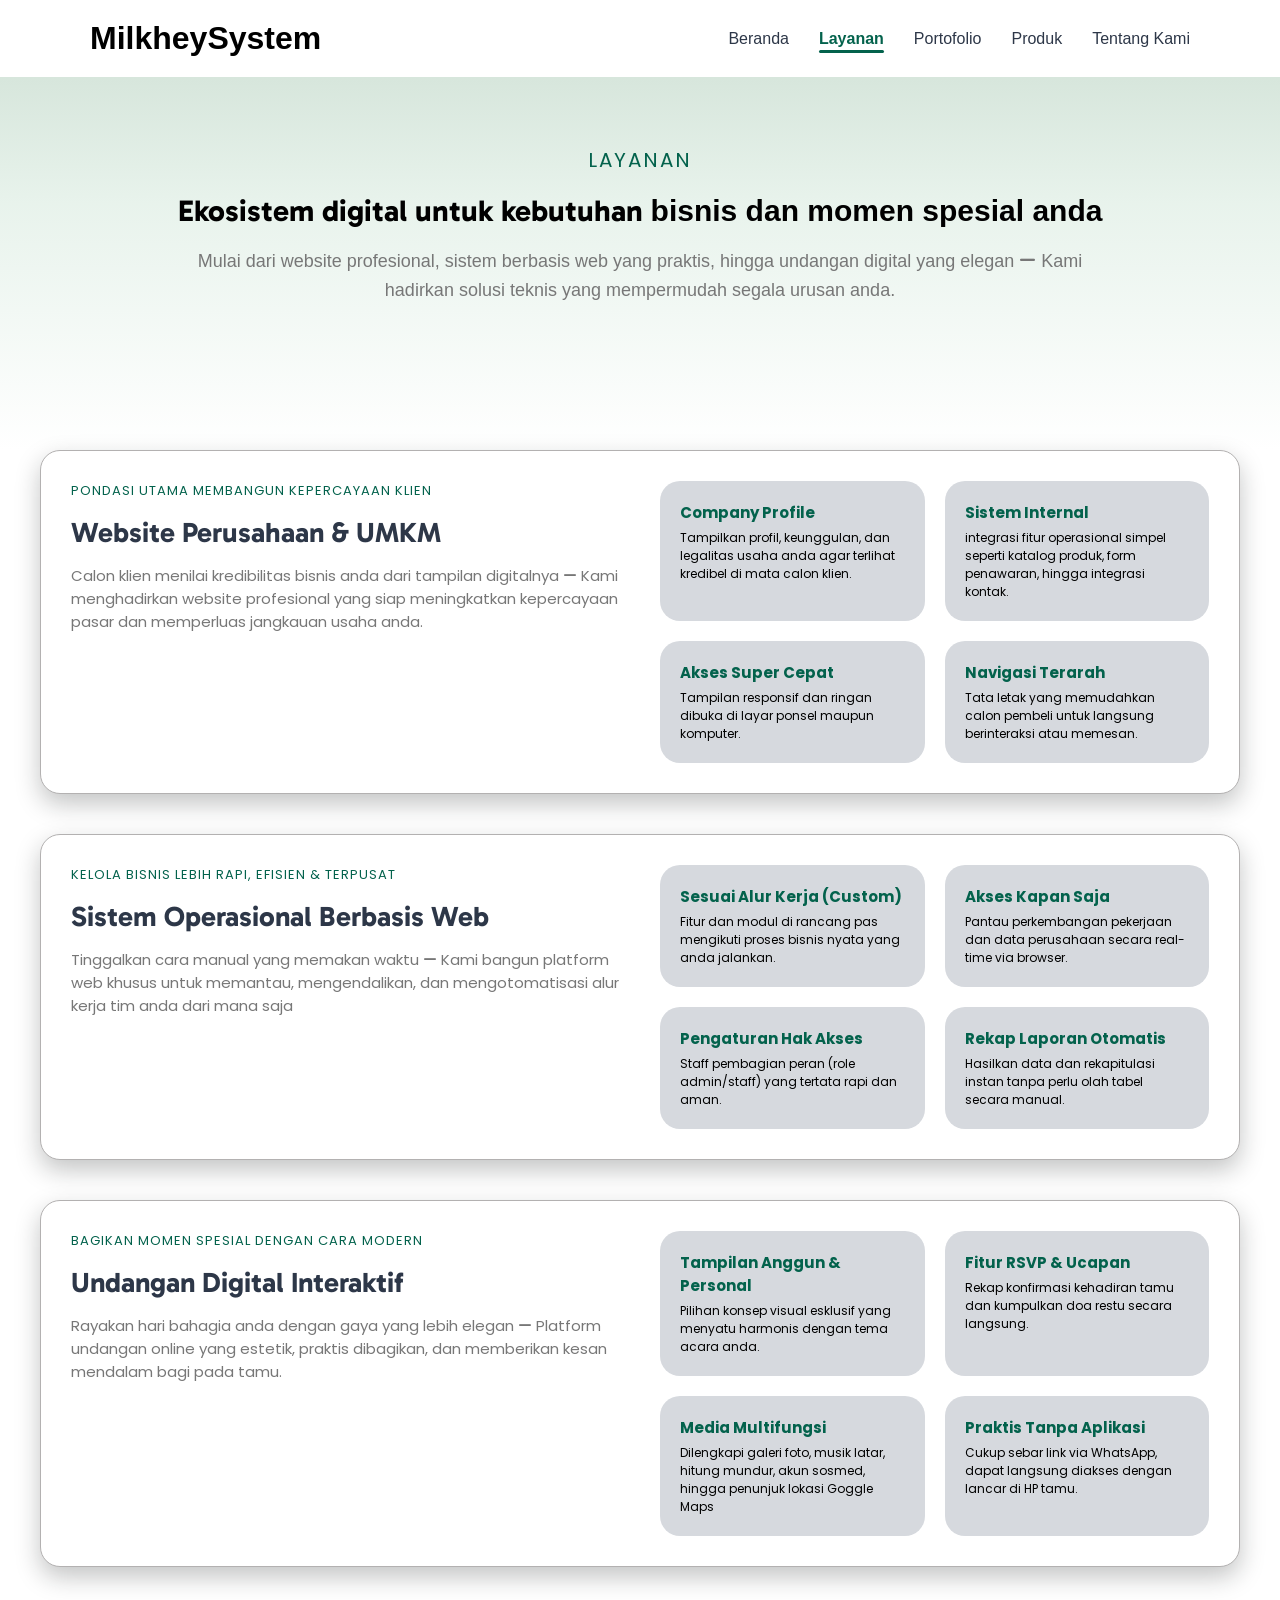
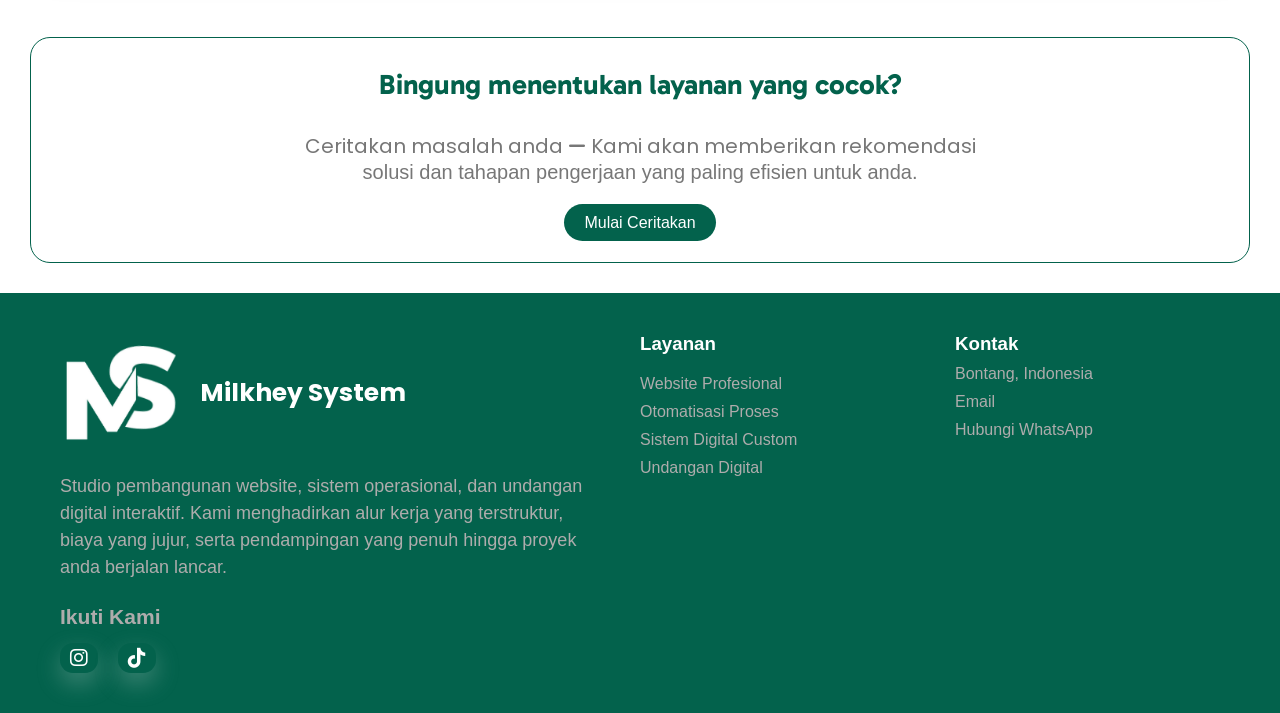
<file: Layanan.html>
<!DOCTYPE html>
<html lang="id">

<head>
    <meta charset="UTF-8">
    <meta name="viewport" content="width=device-width, initial-scale=1.0">
    <meta name="description" content="Jasa pembuatan website profesional, sistem operasional berbasis web,
     dan undangan digital elegan. Solusi digital terpadu untuk bisnis & acara Anda. Hubungi kami! ">
    <link rel="stylesheet" href="style.css">
    <link rel="stylesheet" href="https://cdnjs.cloudflare.com/ajax/libs/font-awesome/6.5.2/css/all.min.css">
    <link rel="preconnect" href="https://fonts.googleapis.com">
    <link rel="preconnect" href="https://fonts.gstatic.com" crossorigin>
    <link href="https://fonts.googleapis.com/css2?family=Poppins:wght@100;200;300;400;500;600;700;800;900&display=swap"
        rel="stylesheet">
    <link
        href="https://fonts.googleapis.com/css2?family=Montserrat:wght@100;200;300;400;500;600;700;800;900&display=swap"
        rel="stylesheet">
    <link href="https://fonts.googleapis.com/css2?family=Gabarito:wght@400;500;600;700&display=swap" rel="stylesheet">
     <link rel="icon" type="image/png" href="assetts/favicon new.png">
    <title>Milkhey System</title>
</head>

<body>
    <!-- NAVIGATOR BAR-->
    <header id="navbar">
        <h1 class="H1">MilkheySystem</h1>
        <nav>
            <ul id="ulNavbar" class="Ul-navbar">
                <li class="li-navbar"> <a href="index.html">Beranda</a></li>
                <li class="li-navbar"> <a href="Layanan.html" class="active">Layanan</a></li>
                <li class="li-navbar"> <a href="Portofolio.html">Portofolio</a></li>
                <li class="li-navbar"> <a href="ProdukDigital.html">Produk</a></li>
                <li class="li-navbar"> <a href="TentangKami.html">Tentang Kami</a></li>
            </ul>
        </nav>
        <div id="hamburgerBar" class="hamburger-bar">
            <i class="fa fa-bars"></i>
        </div>
    </header>
    <!-- NAVIGATOR BAR SELESAI -->

    <!-- KONTEN LAYANAN -->
    <main>
        <section id="heroLayanan">
            <div class="container-layanan2">
                <p class="head-heroLayanan">LAYANAN</p>
                <h1>Ekosistem digital untuk kebutuhan <span> bisnis dan momen spesial anda</span></h1>
                <p class="subhead-heroLayanan">Mulai dari website profesional, sistem berbasis web yang praktis, hingga
                    undangan digital
                    yang elegan <i class="fa-solid fa-minus"></i> Kami hadirkan solusi teknis yang mempermudah segala
                    urusan anda.
                </p>
            </div>
        </section>
        <section id="bidangJasa" class="navbar-trigger">
            <div class="section-jasa">
                <article class="bidang-jasa">
                    <div class="head-bidangJasa">
                        <p class="head-jasa">PONDASI UTAMA MEMBANGUN KEPERCAYAAN KLIEN</p>
                        <h2> Website Perusahaan & UMKM</h2>
                        <p class="subhead-jasa">Calon klien menilai kredibilitas bisnis anda dari tampilan digitalnya
                            <i class="fa-solid fa-minus"></i>
                            Kami menghadirkan website profesional yang siap meningkatkan kepercayaan pasar dan
                            memperluas jangkauan usaha anda.
                        </p>
                    </div>
                    <ul class="container-jasa">
                        <li class="card-jasa">
                            <h3>Company Profile</h3>
                            <p>Tampilkan profil, keunggulan, dan legalitas usaha anda agar terlihat kredibel di mata
                                calon klien.</p>
                        </li>
                        <li class="card-jasa">
                            <h3>Sistem Internal</h3>
                            <p>integrasi fitur operasional simpel seperti katalog produk, form penawaran, hingga
                                integrasi kontak.</p>
                        </li>
                        <li class="card-jasa">
                            <h3>Akses Super Cepat</h3>
                            <p>Tampilan responsif dan ringan dibuka di layar ponsel maupun komputer.</p>
                        </li>
                        <li class="card-jasa">
                            <h3>Navigasi Terarah</h3>
                            <p>Tata letak yang memudahkan calon pembeli untuk langsung berinteraksi atau memesan.</p>
                        </li>
                    </ul>
                </article>
                <article class="bidang-jasa">
                    <div class="head-bidangJasa">
                        <p class="head-jasa">KELOLA BISNIS LEBIH RAPI, EFISIEN & TERPUSAT</p>
                        <h2>Sistem Operasional Berbasis Web</h2>
                        <p class="subhead-jasa">Tinggalkan cara manual yang memakan waktu
                            <i class="fa-solid fa-minus"></i> Kami bangun platform web khusus untuk memantau,
                            mengendalikan, dan mengotomatisasi alur kerja tim anda
                            dari mana saja
                        </p>
                    </div>
                    <ul class="container-jasa">
                        <li class="card-jasa">
                            <h3>Sesuai Alur Kerja (Custom)</h3>
                            <p>Fitur dan modul di rancang pas mengikuti proses bisnis nyata yang anda jalankan.</p>
                        </li>
                        <li class="card-jasa">
                            <h3>Akses Kapan Saja</h3>
                            <p>Pantau perkembangan pekerjaan dan data perusahaan secara real-time via browser.</p>
                        </li>
                        <li class="card-jasa">
                            <h3>Pengaturan Hak Akses</h3>
                            <p>Staff pembagian peran (role admin/staff) yang tertata rapi dan aman.</p>
                        </li>
                        <li class="card-jasa">
                            <h3>Rekap Laporan Otomatis</h3>
                            <p>Hasilkan data dan rekapitulasi instan tanpa perlu olah tabel secara manual.</p>
                        </li>
                    </ul>
                </article>
                <article class="bidang-jasa">
                    <div class="head-bidangJasa">
                        <p class="head-jasa">BAGIKAN MOMEN SPESIAL DENGAN CARA MODERN</p>
                        <h2>Undangan Digital Interaktif</h2>
                        <p class="subhead-jasa">Rayakan hari bahagia anda dengan gaya yang lebih elegan
                            <i class="fa-solid fa-minus"></i> Platform undangan online yang estetik, praktis dibagikan,
                            dan memberikan
                            kesan mendalam bagi pada tamu.
                        </p>
                    </div>
                    <ul class="container-jasa">
                        <li class="card-jasa">
                            <h3>Tampilan Anggun & Personal</h3>
                            <p>Pilihan konsep visual esklusif yang menyatu harmonis dengan tema acara anda.</p>
                        </li>
                        <li class="card-jasa">
                            <h3>Fitur RSVP & Ucapan</h3>
                            <p>Rekap konfirmasi kehadiran tamu dan kumpulkan doa restu secara langsung.</p>
                        </li>
                        <li class="card-jasa">
                            <h3>Media Multifungsi</h3>
                            <p>Dilengkapi galeri foto, musik latar, hitung mundur, akun sosmed, hingga penunjuk lokasi
                                Goggle Maps</p>
                        </li>
                        <li class="card-jasa">
                            <h3>Praktis Tanpa Aplikasi</h3>
                            <p>Cukup sebar link via WhatsApp, dapat langsung diakses dengan lancar di HP tamu.</p>
                        </li>
                    </ul>
                </article>
            </div>
        </section>
        <section id="footerJasa">
            <div class="containerfooter-jasa">
                <h2>Bingung menentukan layanan yang cocok?</h2>
                <p>Ceritakan masalah anda <i class="fa-solid fa-minus"></i> Kami akan memberikan rekomendasi<span>
                        solusi dan tahapan pengerjaan yang paling efisien untuk anda.</span> </p>
                <div class="footerjasa-button">
                    <a href="https://wa.me/6283153499019?text=Hai%20kak,%20Saya%20ingin%20cerita%20kendala%20yang%20sedang%20kami%20hadapi,%20Apakah%20bisa%20dibantu?">Mulai Ceritakan</a>
                </div>
            </div>
        </section>
    </main>
    <footer>
        <div class="container-footer">
            <div class="head-footer">
                <a href="/" class="site-footer">
                    <img src="assetts/new-logo3.png" alt="logo-footer">
                    <span>Milkhey System</span>
                </a>
                <p>Studio pembangunan website, sistem operasional, dan undangan digital interaktif.
                    Kami menghadirkan alur kerja yang terstruktur, biaya yang jujur, serta pendampingan yang penuh
                    hingga
                    proyek anda berjalan lancar.
                </p>

                <div class="sosmed-footer">
                    <h3>Ikuti Kami</h3>
                    <div class="sosmed-btn">
                        <a href="https://www.instagram.com/milkhey.system?igsh=bmIzdmRjanBkNjM2">
                            <i class="fa-brands fa-instagram"></i>
                        </a>
                        <a href="https://www.tiktok.com/@milkhey.system" target="_blank">
                            <i class="fa-brands fa-tiktok"></i>
                        </a>
                    </div>
                </div>
            </div>
            <div class="layanan-footer">
                <h3>Layanan</h3>
                <div class="isilayanan-footer">
                    <div class="left-layanan">
                        <a href="Layanan.html">Website Profesional</a>
                        <a href="Layanan.html">Otomatisasi Proses</a>
                    </div>
                    <div class="right-layanan">
                        <a href="Layanan.html">Sistem Digital Custom</a>
                        <a href="ProdukDigital.html">Undangan Digital</a>
                    </div>
                </div>
            </div>
            <div class="kontak-footer">
                <h3>Kontak</h3>
                <p>Bontang, Indonesia</p>
               <a href="mailto:milkheysystem@gmail.com">Email</a>
                <a href="https://wa.me/6283153499019">Hubungi WhatsApp</a>
            </div>

        </div>
    </footer>
    <script src="script.js"></script>

</body>

</html>
</file>
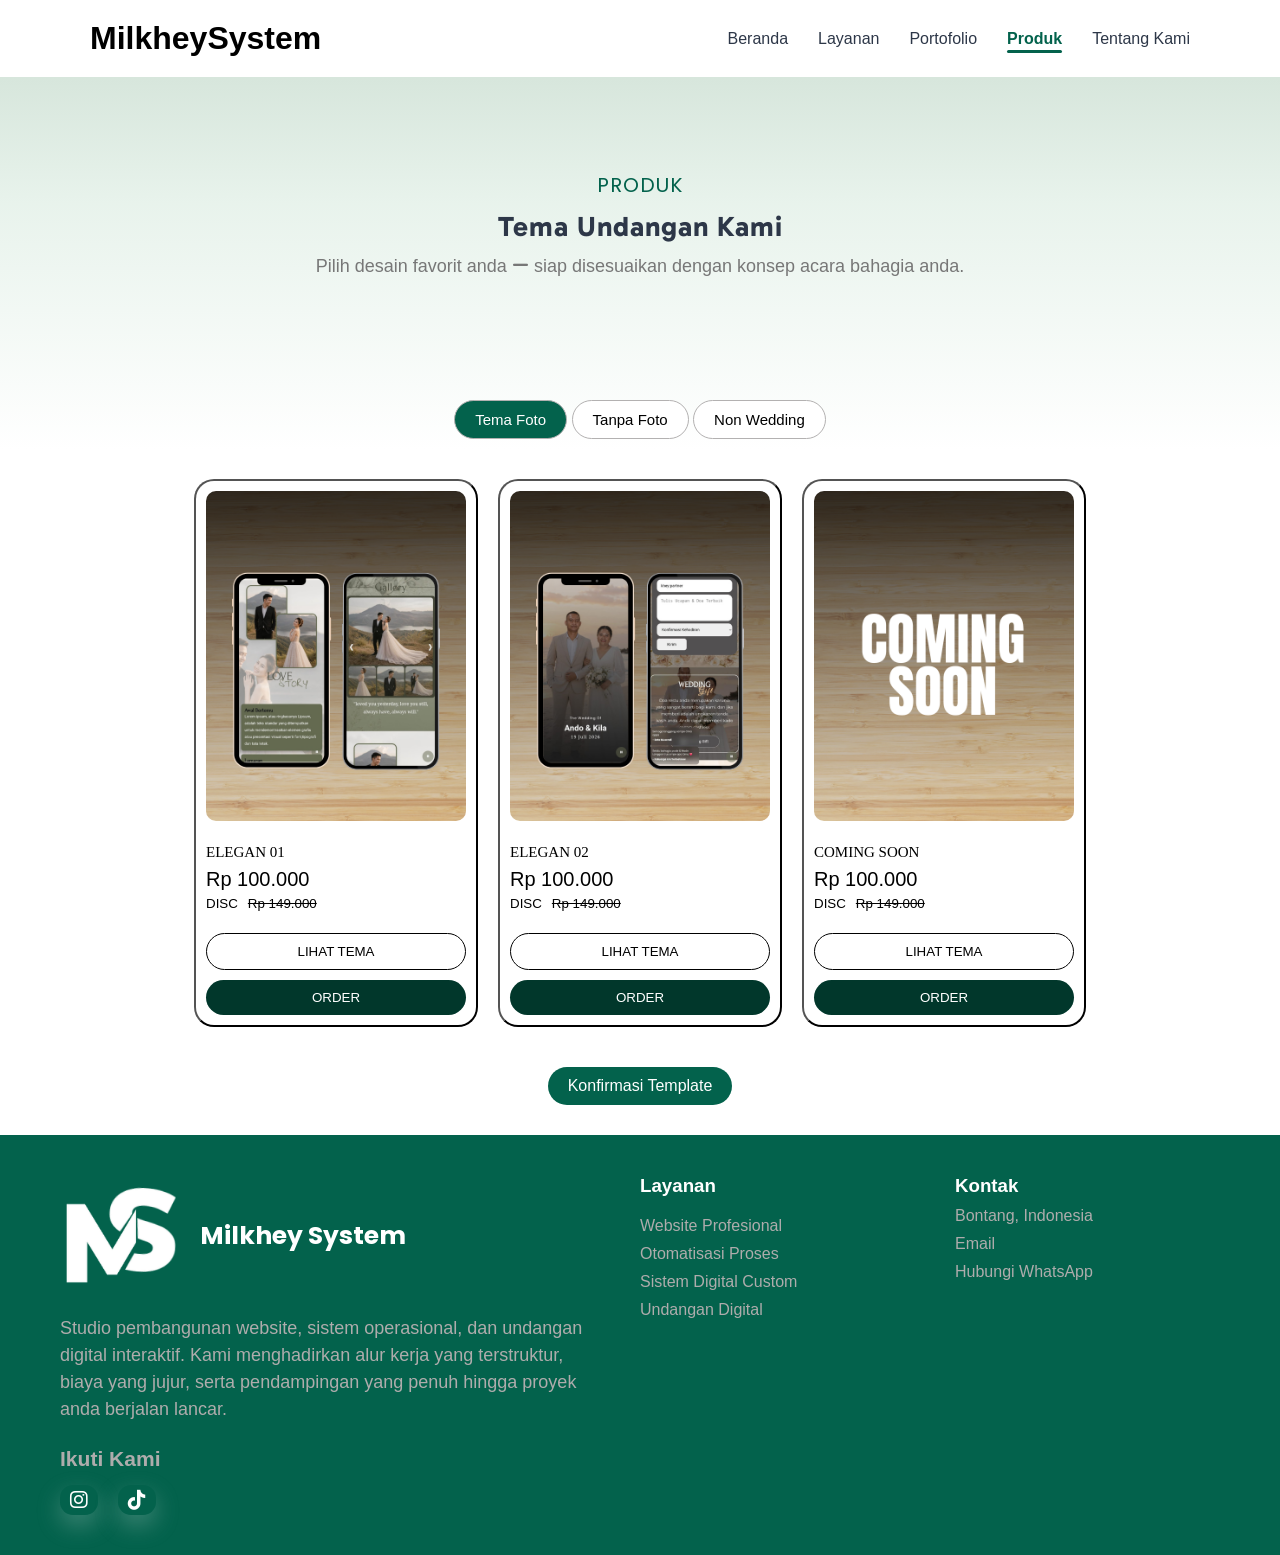
<file: ProdukDigital.html>
<!DOCTYPE html>
<html lang="id">

<head>
    <meta charset="UTF-8">
    <meta name="viewport" content="width=device-width, initial-scale=1.0">
    <meta name="description" content="Jasa pembuatan website profesional, sistem operasional berbasis web,
     dan undangan digital elegan. Solusi digital terpadu untuk bisnis & acara Anda. Hubungi kami! ">
    <link rel="stylesheet" href="style.css">
    <link rel="stylesheet" href="https://cdnjs.cloudflare.com/ajax/libs/font-awesome/6.5.2/css/all.min.css">
    <link rel="preconnect" href="https://fonts.googleapis.com">
    <link rel="preconnect" href="https://fonts.gstatic.com" crossorigin>
    <link href="https://fonts.googleapis.com/css2?family=Poppins:wght@100;200;300;400;500;600;700;800;900&display=swap"
        rel="stylesheet">
    <link
        href="https://fonts.googleapis.com/css2?family=Montserrat:wght@100;200;300;400;500;600;700;800;900&display=swap"
        rel="stylesheet">
    <link href="https://fonts.googleapis.com/css2?family=Gabarito:wght@400;500;600;700&display=swap" rel="stylesheet">
    <link rel="icon" type="image/png" href="assetts/favicon new.png">
    <title>Milkhey System</title>
</head>

<body>
    <!-- NAVIGATOR BAR-->
    <header id="navbar">
        <h1 class="H1">MilkheySystem</h1>
        <nav>
            <ul id="ulNavbar" class="Ul-navbar">
                <li class="li-navbar"> <a href="index.html">Beranda</a></li>
                <li class="li-navbar"> <a href="Layanan.html">Layanan</a></li>
                <li class="li-navbar"> <a href="Portofolio.html">Portofolio</a></li>
                <li class="li-navbar"> <a href="ProdukDigital.html" class="active">Produk</a></li>
                <li class="li-navbar"> <a href="TentangKami.html">Tentang Kami</a></li>
            </ul>
        </nav>
        <div id="hamburgerBar" class="hamburger-bar">
            <i class="fa fa-bars"></i>
        </div>
    </header>
    <!-- NAVIGATOR BAR SELESAI -->

    <!-- ISI KONTENT PRODUK -->
    <main>
        <section id="heroProduk">
            <div class="container-produk">
                <p class="head-heroProduk">PRODUK</p>
                <h2>Tema Undangan Kami</h2>
                <p class="subhead-produk">Pilih desain favorit anda <i class="fa-solid fa-minus"></i>
                    siap disesuaikan dengan konsep acara bahagia anda.</p>
            </div>
        </section>
        <section id="containerProduk">
            <div class="container-produk2">
                <div class="porto-produk">
                    <button type="button" class="btn-produk active" data-tab="temafoto">Tema Foto</button>
                    <button type="button" class="btn-produk" data-tab="tanpafoto">Tanpa Foto</button>
                    <button type="button" class="btn-produk" data-tab="nonwedding">Non Wedding</button>
                </div>
                <div id="panelTemafoto" class="porto-produk2 active">
                    <div class="produk-grid">
                        <article>
                            <button type="button" class="galleri-undangan fade-up">
                                <div class="produk-card">
                                    <img src="assetts/tema1.png" alt="tema undangan">
                                    <div class="produk-body">
                                        <p class="head-body">ELEGAN 01</p>
                                        <p class="harga">Rp 100.000</p>
                                        <div class="diskon">
                                            <p>DISC</p>
                                            <p class="harga-disc"><s>Rp 149.000</s></p>
                                        </div>
                                    </div>
                                </div>
                                <div class="produk-preview">
                                    <a class="lihat-tema" href="https://tema-undangan-kohl.vercel.app/">LIHAT
                                        TEMA</a>
                                    <a class="order-btn" href="https://wa.me/6283153499019">ORDER</a>
                                </div>
                            </button>
                        </article>
                        <article>
                            <button type="button" class="galleri-undangan fade-up">
                                <div class="produk-card">
                                    <img src="assetts/tema2.png" alt="tema undangan">
                                    <div class="produk-body">
                                        <p class="head-body">ELEGAN 02</p>
                                        <p class="harga">Rp 100.000</p>
                                        <div class="diskon">
                                            <p>DISC</p>
                                            <p class="harga-disc"><s>Rp 149.000</s></p>
                                        </div>
                                    </div>
                                </div>
                                <div class="produk-preview">
                                    <a class="lihat-tema" href="https://temaundangan2.vercel.app/">LIHAT
                                        TEMA</a>
                                    <a class="order-btn" href="https://wa.me/6283153499019">ORDER</a>
                                </div>
                            </button>
                        </article>
                        <article>
                            <button type="button" class="galleri-undangan fade-up">
                                <div class="produk-card">
                                    <img src="assetts/coming soon.png" alt="tema undangan">
                                    <div class="produk-body">
                                        <p class="head-body">COMING SOON</p>
                                        <p class="harga">Rp 100.000</p>
                                        <div class="diskon">
                                            <p>DISC</p>
                                            <p class="harga-disc"><s>Rp 149.000</s></p>
                                        </div>
                                    </div>
                                </div>
                                <div class="produk-preview">
                                    <a class="lihat-tema">LIHAT
                                        TEMA</a>
                                    <a class="order-btn" href="https://wa.me/6283153499019">ORDER</a>
                                </div>
                            </button>
                        </article>
                    </div>
                </div>
                <div id="panelTanpafoto" class="porto-produk2">
                    <div class="produk-grid">
                        <article>
                            <button type="button" class="galleri-undangan fade-up">
                                <div class="produk-card">
                                    <img src="assetts/coming soon.png" alt="tema undangan">
                                    <div class="produk-body">
                                        <p class="head-body">COMING SOON</p>
                                        <p class="harga">Rp 100.000</p>
                                        <div class="diskon">
                                            <p>DISC</p>
                                            <p class="harga-disc"><s>Rp 149.000</s></p>
                                        </div>
                                    </div>
                                </div>
                                <div class="produk-preview">
                                    <a class="lihat-tema">LIHAT
                                        TEMA</a>
                                    <a class="order-btn" href="https://wa.me/6283153499019">ORDER</a>
                                </div>
                            </button>
                        </article>
                    </div>
                </div>
                <div id="panelNonwedding" class="porto-produk2">
                    <div class="produk-grid">
                        <article>
                            <button type="button" class="galleri-undangan fade-up">
                                <div class="produk-card">
                                    <img src="assetts/coming soon.png" alt="tema undangan">
                                    <div class="produk-body">
                                        <p class="head-body">COMING SOON</p>
                                        <p class="harga">Rp 100.000</p>
                                        <div class="diskon">
                                            <p>DISC</p>
                                            <p class="harga-disc"><s>Rp 149.000</s></p>
                                        </div>
                                    </div>
                                </div>
                                <div class="produk-preview">
                                    <a class="lihat-tema">LIHAT
                                        TEMA</a>
                                    <a class="order-btn" href="https://wa.me/6283153499019">ORDER</a>
                                </div>
                            </button>
                        </article>
                    </div>
                </div>
                 <div class="btn-diskusiproyek">
                    <a href="https://wa.me/6283153499019">Konfirmasi Template</a>
                </div>
            </div>
        </section>
    </main>
    <footer>
        <div class="container-footer">
            <div class="head-footer">
                <a href="/" class="site-footer">
                    <img src="assetts/new-logo3.png" alt="logo-footer">
                    <span>Milkhey System</span>
                </a>
                <p>Studio pembangunan website, sistem operasional, dan undangan digital interaktif.
                    Kami menghadirkan alur kerja yang terstruktur, biaya yang jujur, serta pendampingan yang penuh
                    hingga
                    proyek anda berjalan lancar.
                </p>

                <div class="sosmed-footer">
                    <h3>Ikuti Kami</h3>
                    <div class="sosmed-btn">
                        <a href="https://www.instagram.com/milkhey.system?igsh=bmIzdmRjanBkNjM2">
                            <i class="fa-brands fa-instagram"></i>
                        </a>
                        <a href="https://www.tiktok.com/@milkhey.system" target="_blank">
                            <i class="fa-brands fa-tiktok"></i>
                        </a>
                    </div>
                </div>
            </div>
            <div class="layanan-footer">
                <h3>Layanan</h3>
                <div class="isilayanan-footer">
                    <div class="left-layanan">
                        <a href="Layanan.html">Website Profesional</a>
                        <a href="Layanan.html">Otomatisasi Proses</a>
                    </div>
                    <div class="right-layanan">
                        <a href="Layanan.html">Sistem Digital Custom</a>
                        <a href="ProdukDigital.html">Undangan Digital</a>
                    </div>
                </div>
            </div>
            <div class="kontak-footer">
                <h3>Kontak</h3>
                <p>Bontang, Indonesia</p>
                <a href="mailto:milkheysystem@gmail.com">Email</a>
                <a href="https://wa.me/6283153499019">Hubungi WhatsApp</a>
            </div>

        </div>
    </footer>
    <script src="script.js"></script>

</body>

</html>
</file>
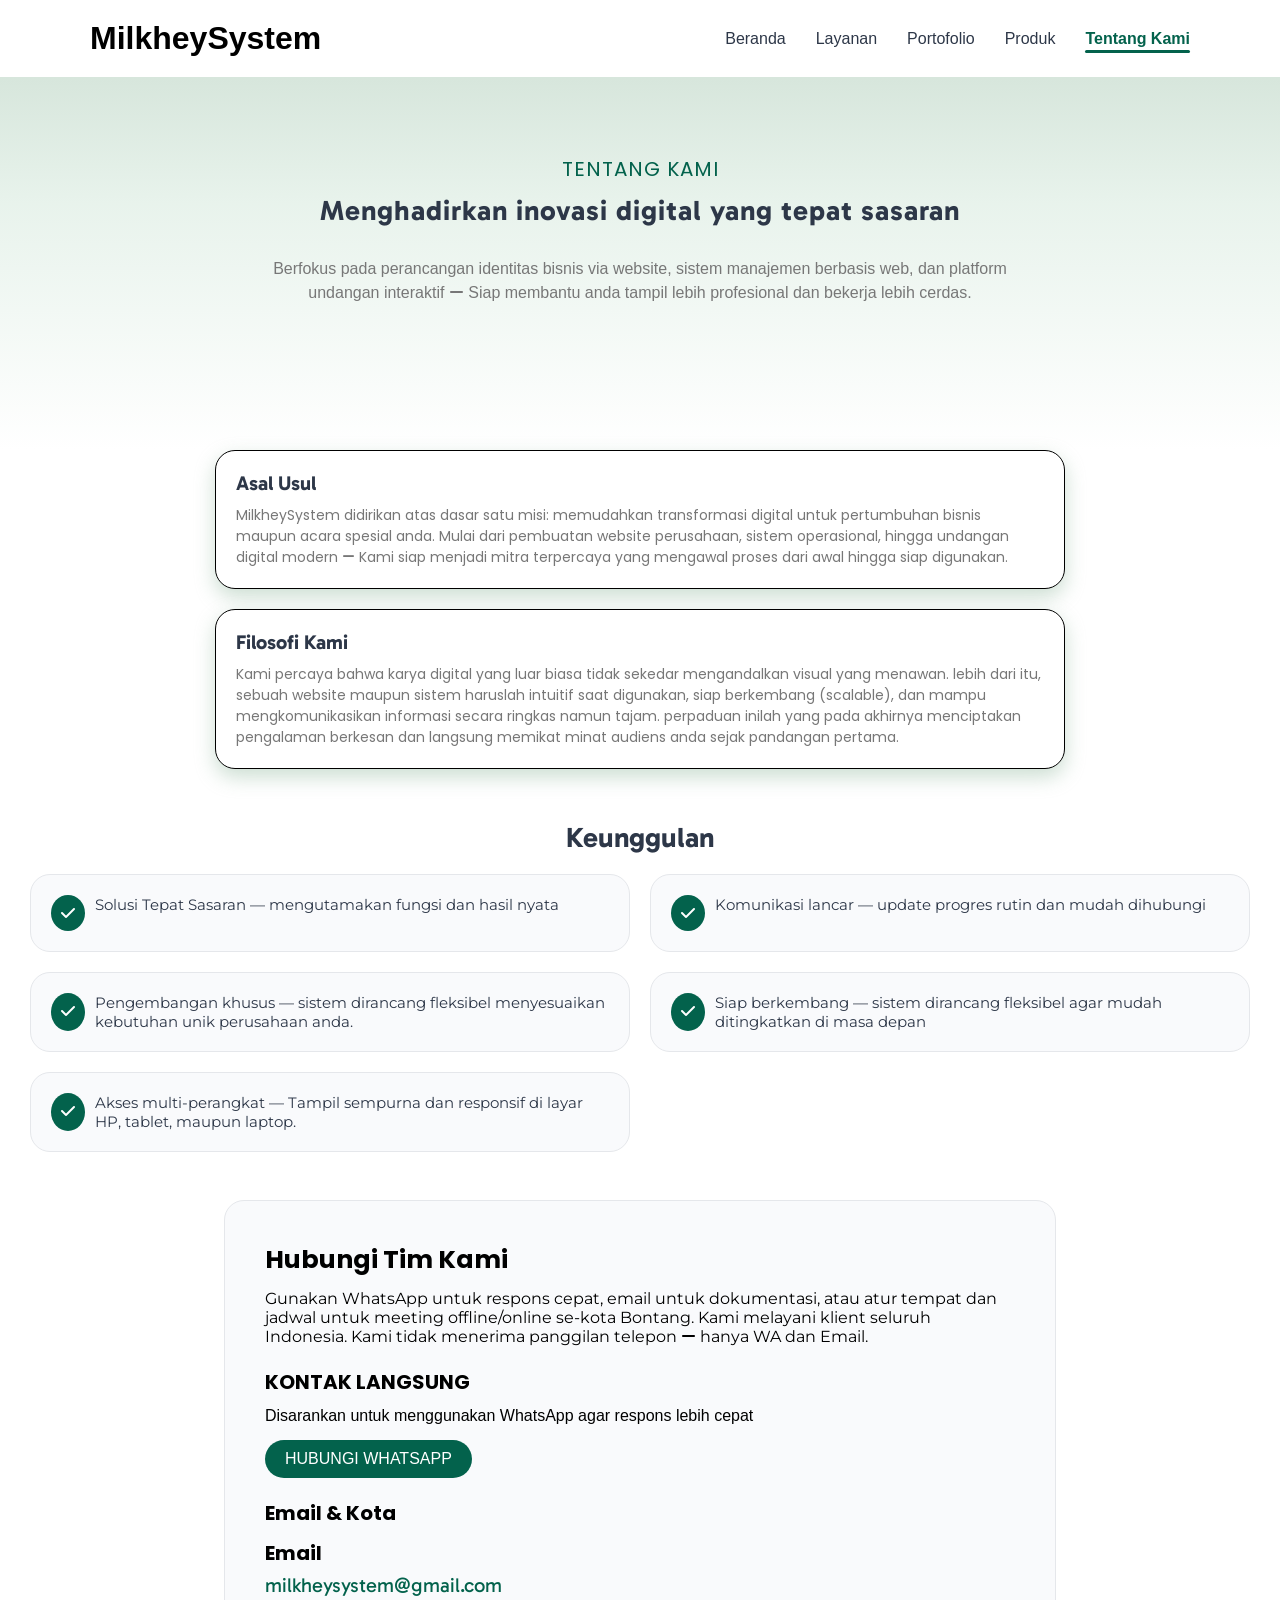
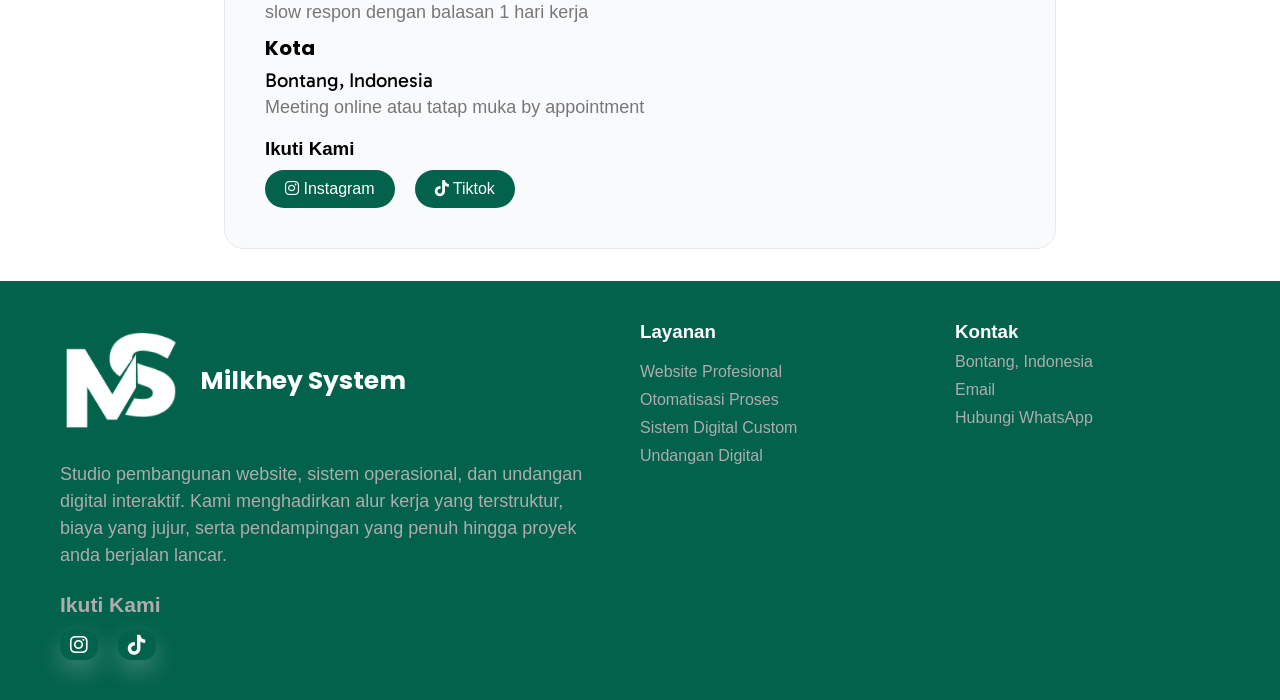
<file: TentangKami.html>
<!DOCTYPE html>
<html lang="id">

<head>
    <meta charset="UTF-8">
    <meta name="viewport" content="width=device-width, initial-scale=1.0">
    <meta name="description" content="Jasa pembuatan website profesional, sistem operasional berbasis web,
     dan undangan digital elegan. Solusi digital terpadu untuk bisnis & acara Anda. Hubungi kami! ">
    <link rel="stylesheet" href="style.css">
    <link rel="stylesheet" href="https://cdnjs.cloudflare.com/ajax/libs/font-awesome/6.5.2/css/all.min.css">
    <link rel="preconnect" href="https://fonts.googleapis.com">
    <link rel="preconnect" href="https://fonts.gstatic.com" crossorigin>
    <link href="https://fonts.googleapis.com/css2?family=Poppins:wght@100;200;300;400;500;600;700;800;900&display=swap"
        rel="stylesheet">
    <link
        href="https://fonts.googleapis.com/css2?family=Montserrat:wght@100;200;300;400;500;600;700;800;900&display=swap"
        rel="stylesheet">
    <link href="https://fonts.googleapis.com/css2?family=Gabarito:wght@400;500;600;700&display=swap" rel="stylesheet">
    <link rel="icon" type="image/png" href="assetts/favicon new.png">
    <title>Milkhey System</title>
</head>

<body>
    <!-- NAVIGATOR BAR-->
    <header id="navbar">
        <h1 class="H1">MilkheySystem</h1>
        <nav>
            <ul id="ulNavbar" class="Ul-navbar">
                <li class="li-navbar"> <a href="index.html">Beranda</a></li>
                <li class="li-navbar"> <a href="Layanan.html">Layanan</a></li>
                <li class="li-navbar"> <a href="Portofolio.html">Portofolio</a></li>
                <li class="li-navbar"> <a href="ProdukDigital.html">Produk</a></li>
                <li class="li-navbar"> <a href="TentangKami.html" class="active">Tentang Kami</a></li>
            </ul>
        </nav>
        <div id="hamburgerBar" class="hamburger-bar">
            <i class="fa fa-bars"></i>
        </div>
    </header>
    <!-- NAVIGATOR BAR SELESAI -->

    <!-- ISI KONTENT TENTANG KAMI -->
    <main>
        <section id="heroTentang">
            <div class="container-tentang">
                <p class="head-heroTentang"> TENTANG KAMI</p>
                <h2>Menghadirkan inovasi digital yang tepat sasaran</h2>
                <p class="subhead-tentang">Berfokus pada perancangan identitas bisnis via website,
                    sistem manajemen berbasis web, dan platform undangan interaktif <i class="fa-solid fa-minus"></i>
                    Siap membantu anda tampil lebih profesional dan bekerja lebih cerdas.
                </p>
            </div>
        </section>
        <section id=isiTentang>
            <div class="isicard-tentang">
                <div class="card-tentang">
                    <h3>Asal Usul</h3>
                    <p>MilkheySystem didirikan atas dasar satu misi: memudahkan transformasi digital untuk pertumbuhan
                        bisnis maupun acara spesial anda. Mulai dari pembuatan website perusahaan, sistem operasional,
                        hingga undangan digital modern
                        <i class="fa-solid fa-minus"></i> Kami siap menjadi mitra terpercaya yang mengawal proses dari
                        awal
                        hingga siap digunakan.
                    </p>
                </div>
                <div class="card-tentang">
                    <h3>Filosofi Kami</h3>
                    <p>Kami percaya bahwa karya digital yang luar biasa tidak sekedar mengandalkan visual yang menawan.
                        lebih dari itu, sebuah website maupun sistem haruslah intuitif saat digunakan, siap berkembang
                        (scalable), dan mampu
                        mengkomunikasikan informasi secara ringkas namun tajam. perpaduan inilah yang pada akhirnya
                        menciptakan pengalaman
                        berkesan dan langsung memikat minat audiens anda sejak pandangan pertama.
                    </p>
                </div>
            </div>
        </section>
        <section id="keunggulanTentang">
            <div class="keunggulan-tentang">
                <h3>Keunggulan</h3>
                <div class="containerkeunggulan-tentang">
                    <div class="cardkeunggulan-tentang fade-up">
                        <i class="fa-solid fa-check icon-check"></i>
                        <span> Solusi Tepat Sasaran — mengutamakan fungsi dan hasil nyata</span>
                    </div>
                    <div class="cardkeunggulan-tentang fade-up">
                        <i class="fa-solid fa-check icon-check"></i>
                        <span>Komunikasi lancar — update progres rutin dan mudah dihubungi</span>
                    </div>
                    <div class="cardkeunggulan-tentang fade-up">
                        <i class="fa-solid fa-check icon-check"></i>
                        <span>Pengembangan khusus — sistem dirancang fleksibel menyesuaikan kebutuhan unik perusahaan
                            anda.</span>
                    </div>
                    <div class="cardkeunggulan-tentang fade-up">
                        <i class="fa-solid fa-check icon-check"></i>
                        <span>Siap berkembang — sistem dirancang fleksibel agar mudah ditingkatkan di masa depan</span>
                    </div>
                    <div class="cardkeunggulan-tentang fade-up">
                        <i class="fa-solid fa-check icon-check"></i> <span>Akses multi-perangkat —
                            Tampil sempurna dan responsif di layar HP, tablet, maupun laptop.</span>

                    </div>
                </div>
            </div>
        </section>
        <section id="footerTentang">
            <div class="footer-tentang">
                <div class="headfooter-tentang">
                    <h3>Hubungi Tim Kami</h3>
                    <p>Gunakan WhatsApp untuk respons cepat, email untuk dokumentasi, atau atur tempat dan jadwal untuk
                        meeting offline/online se-kota Bontang.
                        Kami melayani klient seluruh Indonesia. Kami tidak menerima panggilan telepon <i
                            class="fa-solid fa-minus"></i> hanya WA dan Email.
                    </p>
                </div>
                <div class="kontak-tentang">
                    <h3>KONTAK LANGSUNG</h3>
                    <div class="cardkontak-tentang1">
                        <p>Disarankan untuk menggunakan WhatsApp agar respons lebih cepat</p>
                        <a href="https://wa.me/6283153499019">HUBUNGI WHATSAPP</a>
                    </div>
                </div>
                <div class="kontak-tentang">
                    <h3>Email & Kota</h3>
                    <div class="cardkontak-tentang">
                        <h3>Email</h3>
                       <a href="mailto:milkheysystem@gmail.com">milkheysystem@gmail.com</a>
                        <span>slow respon dengan balasan 1 hari kerja</span>
                    </div>
                    <div class="cardkontak-tentang">
                        <h3>Kota</h3>
                        <p class="lokasi">Bontang, Indonesia</p>
                        <span class="subhead-lokasi">Meeting online atau tatap muka by appointment</span>
                    </div>
                </div>
                <div class="sosmed-tentang">
                    <h3>Ikuti Kami</h3>
                    <div class="isisosmed-tentang">
                        <a href="https://www.instagram.com/milkhey.system?igsh=MXdxMGgxbTZxMnZhYQ=="><i
                                class="fa-brands fa-instagram"></i> Instagram</a>
                        <a href="https://www.tiktok.com/@milkhey.system" target="_blank"><i
                                class="fa-brands fa-tiktok"></i> Tiktok</a>
                    </div>
                </div>
            </div>
        </section>
    </main>
   <footer>
        <div class="container-footer">
            <div class="head-footer">
                <a href="/" class="site-footer">
                    <img src="assetts/new-logo3.png" alt="logo-footer">
                    <span>Milkhey System</span>
                </a>
                <p>Studio pembangunan website, sistem operasional, dan undangan digital interaktif.
                    Kami menghadirkan alur kerja yang terstruktur, biaya yang jujur, serta pendampingan yang penuh
                    hingga
                    proyek anda berjalan lancar.
                </p>

                <div class="sosmed-footer">
                    <h3>Ikuti Kami</h3>
                    <div class="sosmed-btn">
                        <a href="https://www.instagram.com/milkhey.system?igsh=bmIzdmRjanBkNjM2">
                            <i class="fa-brands fa-instagram"></i>
                        </a>
                        <a href="https://www.tiktok.com/@milkhey.system" target="_blank">
                            <i class="fa-brands fa-tiktok"></i>
                        </a>
                    </div>
                </div>
            </div>
            <div class="layanan-footer">
                <h3>Layanan</h3>
                <div class="isilayanan-footer">
                    <div class="left-layanan">
                        <a href="Layanan.html">Website Profesional</a>
                        <a href="Layanan.html">Otomatisasi Proses</a>
                    </div>
                    <div class="right-layanan">
                        <a href="Layanan.html">Sistem Digital Custom</a>
                        <a href="ProdukDigital.html">Undangan Digital</a>
                    </div>
                </div>
            </div>
            <div class="kontak-footer">
                <h3>Kontak</h3>
                <p>Bontang, Indonesia</p>
                <a href="mailto:milkheysystem@gmail.com">Email</a>
                <a href="https://wa.me/6283153499019">Hubungi WhatsApp</a>
            </div>

        </div>
    </footer>
    <script src="script.js"></script>

</body>

</html>
</file>
<file: style.css>
* {
    margin: 0;
    padding: 0;
    box-sizing: border-box;
    font-family: Arial, sans-serif;
    font-display: swap;
}

body {
    background: white;
    height: 100vh;
}

/* STYLE INDEX HTML  */

/* HEADER */
#navbar {
    display: flex;
    justify-content: space-between;
    align-items: center;
    padding: 20px 90px;
}

#navbar {
    position: fixed;
    top: 0;
    left: 0;
    width: 100%;

    background: white;

    transition: .35s ease;

    z-index: 999;
}

#navbar.scrolled {
    background-color: #03624C;
    backdrop-filter: blur(20px);

    -webkit-backdrop-filter: blur(20px);

    box-shadow: 0 10px 35px rgba(0, 0, 0, .12);
}

#navbar.scrolled a,
#navbar.scrolled h1 {
    color: white;
}

#navbar.scrolled a:hover {
    /* background: #159A77; */
    color: #777;
}

#navbar.scrolled #hamburgerBar {
    color: white;
}

.Ul-navbar {
    display: flex;
    gap: 30px;
    list-style: none;
}

.Ul-navbar a {
    text-decoration: none;
    color: black;
}

.li-navbar a.active {
    color: #03624C;
    font-weight: 600;
}

.Ul-navbar a {
    position: relative;
    text-decoration: none;
    color: #2D3748;
    transition: color .3s;
}

.Ul-navbar a::after {
    content: "";
    position: absolute;
    left: 0;
    bottom: -6px;

    width: 0;
    height: 3px;

    background: #03624C;
    border-radius: 50px;
    transition: width .3s ease;
}

/* Hover */
.Ul-navbar a:hover::after {
    width: 100%;
}

/* Halaman aktif */
.Ul-navbar a.active::after {
    width: 100%;
}

#navbar.scrolled .Ul-navbar a.active {
    color: white;
}

#navbar.scrolled .Ul-navbar a.active::after {
    background: white;
}

.hamburger-bar {
    display: none;
    cursor: pointer;
    font-size: 28px;
}


.li-navbar a:hover {
    background-color: #03624C;
    color: white;
    border-radius: 15px;
    padding: 10px 15px;
}

/* responsive mobile */

@media(max-width:768px) {
    #navbar {
        padding: 20px;
        position: fixed;
    }

    .hamburger-bar {
        display: block;
    }

    .Ul-navbar {
        position: absolute;
        top: 100%;
        left: 0;
        width: 100%;
        background: white;

        display: flex;
        flex-direction: column;
        align-items: flex-start;
        /* gap: 20px; */

        padding: 15px 20px;

        opacity: 0;
        visibility: hidden;
        transform: translateY(-20px);
        transition: .3s;

        z-index: 999;
    }


    .Ul-navbar.active {
        opacity: 1;
        visibility: visible;
        transform: translateY(0);
    }

    #navbar.scrolled .Ul-navbar {
        background-color: #03624C;
        backdrop-filter: blur(20px);

        -webkit-backdrop-filter: blur(20px);

        box-shadow: 0 10px 35px rgba(0, 0, 0, .12);
    }

}

@media(max-width:992px) {
    #navbar {
        position: fixed;
    }

    .hamburger-bar {
        display: block;
    }

    .Ul-navbar {
        position: absolute;
        top: 100%;
        left: 0;
        width: 100%;
        background: white;

        display: flex;
        flex-direction: column;
        align-items: flex-start;
        gap: 20px;

        padding: 20px 30px;

        opacity: 0;
        visibility: hidden;
        transform: translateY(-20px);
        transition: .3s;

        z-index: 999;
    }

    .Ul-navbar.active {
        opacity: 1;
        visibility: visible;
        transform: translateY(0);
    }

    #navbar.scrolled .Ul-navbar {
        background-color: #03624C;
        backdrop-filter: blur(20px);

        -webkit-backdrop-filter: blur(20px);

        box-shadow: 0 10px 35px rgba(0, 0, 0, .12);
    }

}

/* KONTENT PUBLIK HEADER */
#hero {
    display: flex;
    flex-direction: column;
    justify-content: center;
    /* padding: 12px 80px; */
    /* gap: 5px; */
    background-color: #03624C;
    padding-top: 90px;
}

.kontent-header {
    display: flex;
    max-width: 1200px;
    margin: 0 auto;
    padding: 60px 40px;
}

.hero-left {
    flex: 1;
    display: flex;
    flex-direction: column;
    justify-content: center;
    gap: 25px;
}

.headline {
    display: flex;
    flex-direction: column;
    gap: 20px;
}

.headline h1 {
    font-size: 15px;
    background: rgba(255, 255, 255, 1);
    backdrop-filter: blur(10px);
    -webkit-backdrop-filter: blur(10px);
    width: fit-content;
    border-radius: 20px;
    border: 1px solid rgba(255, 255, 255, 0.1);
    padding: 10px 12px;
    letter-spacing: 1px;
    color: #03624C
}

.headline h2 {
    font-size: 35px;
    color: white;
    display: flex;
    flex-direction: column;
    font-family: 'Poppins';
}

.hero-right {
    flex: 1;
    display: flex;
    justify-content: center;
}

.subhead-line p {
    font-size: 18px;
    color: white;
    font-family: 'montserrat';
}

.hero-right img {
    width: 100%;
    max-width: 400px;
}

.hero-rightMobile {
    display: none;
}

.button {
    display: flex;
    gap: 20px;
}

.btn-wa {
    font-size: 18px;
    background: white;
    border-radius: 25px;
    text-decoration: none;
    display: flex;
    gap: 10px;
    padding: 15px 20px;
    color: #03624C;
    transition: all 0.3s cubic-bezier(0.4, 0, 0.2, 1);
}

.btn-wa:hover {
    transform: translateY(-4px) scale(1.03);
    box-shadow: 0 10px 20px rgba(37, 211, 102, 0.4);
}

.btn-portofolio {
    font-size: 15px;
    border: 1px solid white;
    border-radius: 25px;
    display: flex;
    gap: 10px;
    padding: 15px;
    text-decoration: none;
    color: white;
}

.container-card {
    display: flex;
    justify-content: center;
    gap: 15px;
}

.card {
    border: 1px solid white;
    border-radius: 10px;
    padding: 15px 20px;
    color: white;
    font-size: 20px;
}

/* TAMPILAN RESPONSIVE  */
@media (max-width:768px) {

    .kontent-header {
        padding: 40px 20px;
    }


    .headline h1 {
        font-size: 12px;
    }

    .headline h2 {
        font-size: 20px;
    }

    .hero-right {
        display: none;
    }

    .hero-rightMobile {
        display: flex;
        flex-direction: column;
        justify-content: center;
        margin: 20px 0;
    }

    .hero-rightMobile img {
        width: 100%;
        max-width: 280px;
    }

    .button,
    .container-card {
        justify-content: center;
        flex-wrap: wrap;
    }

    .card {
        font-size: 15px;
    }
}

@media (max-width:992px) {

    .kontent-header {
        padding: 40px 20px;
    }

    .hero-left {
        align-items: center;
        /* text-align: center; */
    }

    .hero-right {
        display: none;
    }

    .hero-rightMobile {
        display: flex;
        justify-content: center;
        margin: 20px 0;
    }

    .hero-rightMobile img {
        width: 100%;
        max-width: 350px;
    }

    .button,
    .container-card {
        justify-content: center;
        flex-wrap: wrap;
    }

}

/* SECTION KEUNGGULAN */
#keunggulan {
    display: flex;
    flex-direction: column;
    justify-content: center;
    align-items: center;
    padding: 60px 20px;
    gap: 20px;
}

.H-keunggulan {
    display: flex;
    flex-direction: column;
    align-items: center;
    text-align: center;
    max-width: 850px;
    margin: 0 auto;
    padding: 60px 40px;
    gap: 10px;
}


.H-keunggulan h1 {
    font-size: 52px;
    font-weight: 700;
    line-height: 1.2;
    color: #03624C;
    margin-bottom: 25px;
}

.H-keunggulan p {
    max-width: 650px;
    margin: 0 auto;
    font-size: 22px;
    line-height: 1.5;
    color: #6B7280;
    font-family: 'poppins';
}

.container-keunggulan {
    display: grid;
    grid-template-columns: repeat(2, 1fr);
    gap: 30px;
    padding: 20px 40px;
}

.card-keunggulan {
    display: flex;
    flex-direction: column;
    gap: 10px;

    max-width: 500px;

    padding: 30px 40px;
    border-radius: 20px;
    background-color: #d6d9de;
}

.card-keunggulan:hover {
    box-shadow: 0 0 20px rgba(0, 0, 0, 0.15);
}

.card-keunggulan h2 {
    color: #2D3748;
    font-size: 25px;
}

.card-keunggulan h3 {
    color: #03624C;
    font-size: 18px;
}

.card-keunggulan p {
    color: #2D3748;
    font-size: 15px;
    font-family: 'poppins';
}

.container-diskusi {
    padding: 5px 40px;
}

.card-diskusi {
    display: flex;
    flex-direction: column;
    gap: 15px;
    max-width: 700px;
    margin: 40px auto 0;
    padding: 30px 40px;
    border-radius: 20px;
    background: #d6d9de;
    color: white;
}

.card-diskusi h2 {
    color: #2D3748;
    font-size: 25px;
}

.card-diskusi h3 {
    color: #03624C;
    font-size: 18px;
}

.card-diskusi p {
    color: #2D3748;
    font-size: 18px;
    font-family: 'Poppins';
}

.card-diskusi:hover {
    box-shadow: 0 0 20px rgba(0, 0, 0, 0.15);
}

.icon {
    width: 60px;
    height: 60px;
    background: #03624C;

    display: flex;
    justify-content: center;
    align-items: center;

    border-radius: 30px;
    margin-bottom: 10px;
}

.icon i {
    color: white;
    font-size: 28px;
}

.icon-panah2 {
    display: none;
}

.card-diskusi a {
    text-decoration: none;
    color: #03624C;
    font-size: 18px;
}

.container-diskusi2 {
    display: flex;
    align-items: center;
    gap: 20px;
}

.container-diskusi2 i {
    color: #03624C;
}
.button-layanan:hover{
    color: black;
}
.button-wa {
    text-decoration: none;
    border: 1px solid black;
    border-radius: 25px;
    padding: 10px 15px;
    color: black;
    font-size: 15px;
}

.button-wa:hover {
    background: #03624C;
    color: white;
    border-color: #03624C;

    box-shadow: 0 10px 25px rgba(3, 98, 76, .25);

    transform: translateY(-3px);
}

.button-layanan {
    text-decoration: none;
    color: #03624C;
    font-size: 15px;
}

/* RESPONSIVE */
/* ========================= */
/* RESPONSIVE MOBILE */
/* ========================= */

@media (max-width:768px) {

    #keunggulan {
        padding: 60px 10px;
    }

    .H-keunggulan {
        padding: 0;
    }

    .H-keunggulan h1 {
        font-size: 25px;
    }

    .H-keunggulan p {
        font-size: 16px;
    }

    /* CARD BISA DIGESER */
    .container-keunggulan {
        display: flex;
        gap: 30px;
        overflow-x: auto;
        overflow-y: hidden;
        padding: 10px 5px;
        width: 100%;
        /* max-width: 100%; */

        scroll-snap-type: x mandatory;
        -webkit-overflow-scrolling: touch;
    }



    /* Hilangkan scrollbar */
    .container-keunggulan::-webkit-scrollbar {
        display: none;
    }

    .container-keunggulan {
        scrollbar-width: none;
    }

    .card-keunggulan {
        flex: 0 0 100%;
        max-width: 100%;
        /* height: 250px; */
        scroll-snap-align: center;
        padding: 20px;
    }

    .icon-panah2 {
        display: block;
        color: #03624C;
        gap: 20px;
    }

    .icon {
        width: 50px;
        height: 50px;
    }

    .icon i {
        font-size: 20px;
    }

    .card-keunggulan h2 {
        font-size: 20px;
    }

    .card-keunggulan h3 {
        font-size: 13px;
    }

    .card-keunggulan p {
        font-size: 12px;
    }

    .container-diskusi {
        padding: 0;
    }

    .card-diskusi {
        margin-top: 30px;
        width: 100%;
        padding: 25px;
    }

    .card-diskusi h2 {
        font-size: 20px;
    }

    .card-diskusi h3 {
        font-size: 13px;
    }

    .card-diskusi p {
        font-size: 12px;
    }

    .container-diskusi2 {
        display: flex;
        flex-direction: row;

        align-items: center;
        justify-content: center;

        gap: 15px;
        flex-wrap: nowrap;
    }

    .button-wa {
        width: auto;
        max-width: none;
        padding: 10px 24px;
        text-align: center;
    }

    .button-layanan {
        white-space: nowrap;

    }

}

/* KONTEN LAYANAN */

#kontentLayanan {
    display: flex;
    flex-direction: column;
    gap: 25px;
    padding: 60px 10px;
    background: #e1e8df;
    justify-content: center;
    align-items: center;
}

.head-layanan {
    display: flex;
    flex-direction: column;
    gap: 20px;
    text-align: center;
    padding: 10px;
}

.head-layanan h3 {
    font-size: 55px;
    color: #2D3748;
}

.head-layanan span {
    display: flex;
    flex-direction: column;
    font-size: 40px;
    font-style: italic;
}

.head-layanan p {
    max-width: 650px;
    margin: 0 auto;
    font-size: 20px;
    line-height: 1.5;
    color: #6B7280;
    font-family: 'poppins';
}

.container-layanan {
    display: grid;
    grid-template-columns: repeat(3, 1fr);
    gap: 30px;
    align-items: stretch;
}

.card-layanan {
    display: flex;
    flex-direction: column;
    gap: 10px;
    background: white;
    padding: 30px;
    border-radius: 20px;
}

.card-layanan h3 {
    font-family: 'poppins';
    color: #2D3748;
}

.card-layanan h4 {
    font-family: 'Poppins';
    font-size: 12px;
    color: #777;
}

.card-undangan h3 {
    font-family: 'Poppins';
}

.card-undangan h4 {
    font-family: 'Poppins';
    font-size: 15px;
    color: #777;
}
.harga-baru{
    margin-bottom: 20px;
     margin-left:55px;
    font-size: 18px;
    font-style: italic;
}
.info-diskon{
    margin-top: -10px;
    margin-bottom: 10px;
}
.isicard-layanan {
    display: flex;
    flex-direction: column;
    gap: 10px;
}

.descripsi-layanan {
    display: flex;
    align-items: flex-start;
    gap: 10px;
    font-size: 16px;
}

.descripsi-layanan span {
    font-size: 16px;
    color: #777;
}

.fitur-text {
    display: flex;
    flex-direction: column;
}

.fitur-text {
    font-size: 16px;
    color: #777;
}

.fitur-text span {
    font-size: 14px;
    color: #777;
    margin-top: 2px;
}

.card-profesional {
    display: flex;
    flex-direction: column;
    gap: 5px;
    background: #74c69D;
    padding: 30px;
    border-radius: 20px;
    color: white;
}

.card-profesional h2 {
    width: fit-content;
    font-size: 10px;
    background-color: #03624C;
    border-radius: 20px;
    padding: 5px 20px;
    color: white;
    font-family: 'Poppins';
    margin-bottom: 15px;
}

.card-profesional h4 {
    font-size: 15px;
    color: #716b6b;
}

.isicard-profesional {
    display: flex;
    flex-direction: column;
    gap: 10px;
}

.isicard-profesional span {
    color: white;
}

.fitur-profesional {
    display: flex;
    flex-direction: column;
    color: white;
}

.btn-diskusi {
    text-decoration: none;
    color: black;
    border: 1px solid black;
    padding: 15px;
    text-align: center;
    border-radius: 30px;
    margin-top: 20px;
}

.btn-diskusi:hover {
    border-color: #03624C;
    box-shadow: 0 10px 25px rgba(3, 98, 76, .25);

    transform: translateY(-3px);
}

.btn-profesional {
    text-decoration: none;
    color: #03624C;
    background-color: white;
    padding: 15px;
    border-radius: 30px;
    text-align: center;
}

.btn-profesional:hover {
    border-color: black;
    box-shadow: 0 10px 25px rgba(3, 98, 76, .25);
    transform: translateY(-3px);
}

.container-undangan {
    display: flex;
    flex-direction: column;
    background-color: white;
    padding: 30px;
    border-radius: 20px;
    width: 100%;
    max-width: 500px;
}

.card-undangan {
    display: flex;
    flex-direction: column;
    gap: 10px;
}

.icon-panah {
    display: none;
}

.layanan-penutup p {
    display: flex;
    flex-direction: column;
    text-align: center;

    font-size: 18px;
    color: black;
    font-family: 'montserrat';
    font-style: italic;
    letter-spacing: 1px;
}

/* ===========================
         RESPONSIVE
==============================*/
@media (max-width:768px) {

    #kontentLayanan {
        padding: 20px 15px;
        overflow-x: hidden;
        /* Section tidak ikut bergeser */
    }

    .head-layanan h3 {
        font-size: 27px;
    }

    .head-layanan span {
        font-size: 20px;
    }

    .head-layanan p {
        max-width: 450px;
        margin: 0 auto;
        font-size: 16px;
        line-height: 1.5;
        color: #6B7280;
        font-family: 'poppins';
    }

    .icon-panah {
        display: block;
        color: #03624C;
        gap: 20px;
    }

    /* =========================
       HANYA CARD YANG DI GESER
    ========================= */

    .container-layanan {
        display: flex;
        gap: 35px;
        overflow-x: auto;
        overflow-y: hidden;
        scroll-snap-type: x mandatory;
        -webkit-overflow-scrolling: touch;
        scrollbar-width: none;
        width: 100%;
    }

    .container-layanan::-webkit-scrollbar {
        display: none;
    }

    .card-layanan,
    .card-profesional {
        flex: 0 0 98%;
        max-width: 98%;
        scroll-snap-align: center;

        padding: 25px;
        /* width: 100%;
        max-width: 900px; */
    }

    .container-layanan::before,
    .container-layanan::after {
        content: "";
        flex: 0 0 15px;
    }

    .btn-diskusi {
        margin-top: 50px;
    }

    .btn-profesional {
        margin-top: 15px;
    }

    .descripsi-layanan span {
        font-size: 13px;
    }

    /* =========================
       CARD UNDANGAN
    ========================= */

    .container-undangan {

        width: 100%;
        max-width: 100%;

        margin-top: 30px;
    }

    .layanan-penutup p {
        font-size: 16px;
    }
}

/* TAMPILAN TABLET */
@media (min-width:769px) and (max-width:1024px) {
    .icon-panah {
        display: block;
        color: #03624C;
        gap: 20px;
    }

    .container-layanan {
        display: flex;
        gap: 45px;

        overflow-x: auto;
        overflow-y: hidden;

        scroll-snap-type: x mandatory;
        -webkit-overflow-scrolling: touch;

        scrollbar-width: none;

        padding: 0px 20px;
    }

    .container-layanan::-webkit-scrollbar {
        display: none;
    }

    .card-layanan,
    .card-profesional {
        flex: 0 0 calc(100% - 0px);

        scroll-snap-align: center;

        box-sizing: border-box;
    }

}


/* KONTENT PEMECEAHAN MASALAH */
#kelebihan {
    display: flex;
    flex-direction: column;
    gap: 20px;
    padding: 20px 60px;
    align-items: center;
    justify-content: center;
    background: linear-gradient(180deg,
            rgba(142, 182, 155, 0.451) 0%,
            rgba(189, 220, 200, 0.35) 25%,
            rgba(189, 220, 200, 0.35) 50%,
            rgba(245, 250, 247, 0.55) 100%);
}

.container-head {
    display: flex;
    flex-direction: column;
    gap: 20px;
    text-align: center;
    padding: 40px 10px;
}

.head-kelebihan h4 {
    font-family: 'poppins';
    font-size: 35px;
    color: #2D3748;
}

.head-kelebihan span {
    display: flex;
    flex-direction: column;
    font-family: 'montserrat';
    font-style: italic;
    color: #03624C;
}

.paragraf-kelebihan p {
    font-size: 25px;
    color: #6B7280;
}

.paragraf-kelebihan span {
    color: #6B7280;
    font-size: 25px;
    display: flex;
    flex-direction: column;

}

.container-kelebihan {
    display: grid;
    grid-template-columns: repeat(3, 1fr);
    align-items: stretch;
    gap: 20px;
    padding: 40px;
}

.card-kelebihan {
    display: flex;
    flex-direction: column;
    gap: 10px;
    background-color: white;
    padding: 20px;
    border-radius: 20px;
}

.card-kelebihan {
    box-shadow:
        0 8px 16px rgba(0, 0, 0, 0.05),
        0 20px 40px rgba(0, 0, 0, 0.08);
}

.card-kelebihan i {
    background-color: #8eb69b73;
    width: fit-content;
    padding: 10px;
    border-radius: 30px;
    color: #03624C;
}

.card-kelebihan h4 {
    font-size: 20px;
    color: #03624C;
    font-family: 'Poppins';
}

.card-kelebihan span {
    color: #777;
    font-size: 13px;
}

.card-kelebihan p {
    font-style: 'poppins';
    font-size: 15px;
    color: #2D3748;
}

/* RESPONSIVE MOBILE */
@media (max-width: 768px) {
    #kelebihan {
        padding: 10px;
    }

    .head-kelebihan h4 {
        font-size: 26px;
    }

    .paragraf-kelebihan {
        padding: 0px;
    }

    .paragraf-kelebihan p,
    .paragraf-kelebihan span {
        font-size: 16px;
        line-height: 1.6;
    }

    .paragraf-kelebihan span {
        display: inline;
    }

    .container-kelebihan {
        grid-template-columns: 1fr;
        padding: 0px;
        box-shadow: #777;
    }

    .card-kelebihan {
        width: 100%;
        box-sizing: border-box;
    }
}

@media (min-width:769px) and (max-width:1024px) {
    .icon-panah {
        display: block;
        color: #03624C;
        gap: 20px;
    }

    .container-kelebihan {
        display: flex;
        gap: 45px;

        overflow-x: auto;
        overflow-y: hidden;

        scroll-snap-type: x mandatory;
        -webkit-overflow-scrolling: touch;

        scrollbar-width: none;

        padding: 10px 20px;
    }

    .container-kelebihan::-webkit-scrollbar {
        display: none;
    }

    .card-kelebihan {
        flex: 0 0 calc(100% - 0px);

        scroll-snap-align: center;

        box-sizing: border-box;
    }

}

/* KONTENT PORTOFOLIO */
#portofolio2 {
    display: flex;
    flex-direction: column;
    gap: 20px;
    padding: 60px 20px;
    background-color: #e1e8df;


}

.container-porto2 {
    display: flex;
    flex-direction: column;

    gap: 20px;
    align-items: center;
    text-align: center;

}

.head-portofolio {
    display: flex;
    flex-direction: column;
    gap: 10px;
}

.head-portofolio h4 {
    font-size: 35px;
    color: #334155;
}

.head-portofolio p {
    font-size: 25px;
    font-family: 'Poppins';
    color: #6B7280;
}

.container-showcase {
    display: grid;
    grid-template-columns: repeat(2, 1fr);
    gap: 20px;
}

.showcase-content {
    display: flex;
    flex-direction: column;
    align-items: flex-start;
    text-align: start;
    line-height: 1.2;
    gap: 10px;
}

.showcase-content i {
    font-size: 22px;
    background: linear-gradient(135deg,
            #01372B 0%,
            #03624C 45%,
            #159A77 100%);
    padding: 10px;
    border-radius: 35px;
    color: white;
}

.showcase-content h3 {
    font-size: 22px;
    color: #2D3748;
}

.showcase-content p {
    font-size: 18px;
    color: #6B7280;
}

.card-porto {
    border: none;
    outline: none;
    background: white;
    border-radius: 20px;
    border-color: #03624C;
    padding: 20px;

    max-width: 500px;
    margin: 0 auto;

    position: relative;
    overflow: hidden;
    cursor: pointer;
    min-height: 500px;
}

.media-showcase {
    display: grid;
    grid-template-columns: repeat(2, 1fr);
    gap: 10px;
    transform: translateY(49px);
}

.media-showcase img {
    /* margin-top: 50px; */
    width: 100%;
    max-width: 550px;
}

.container-porto2 a {
    text-decoration: none;
    color: #2D3748;
    font-size: 25px;
}

.preview-porto {
    width: 60%;
    max-width: 1100px;

    border: none;
    border-radius: 20px;
    padding: 0;
    margin: auto;

}

.preview-porto::backdrop {
    background: rgba(0, 0, 0, 0.6);
    backdrop-filter: blur(5px);
}

.btn-header {
    display: flex;
    padding: 10px;
    gap: 5px;
    background: #e1e8df;
}

.btn-header span {
    background-color: white;

}

.portfolio-modal {
    padding: 10px;
    border-radius: 10px;
    border: none;
}

.portfolio-modal:hover {
    background-color: #03624C;
    color: white;
}

.preview-header {
    position: sticky;
    top: 0;

    display: flex;
    align-items: center;
    gap: 20px;

    padding: 15px 20px;

    background: #eef5ef;

    z-index: 1000;
}

.portfolio-content {

    height: calc(90vh - 120px);

    overflow-y: auto;
    overflow-x: hidden;
}


.preview-wrapper {
    width: 100%;
    display: flex;
    justify-content: center;
}


#previewImage {
    width: 100%;
    max-width: 950px;
    height: auto;
}

#previewImage.mobile-mode {
    width: 360px;
    max-width: 100%;
    height: auto;
}

#previewImage.desktop-mode {
    width: 100%;
    max-width: 100%;
    height: auto;
}

.preview-footer {
    background: #eef5ef;
    padding: 16px 24px;
    border-top: 1px solid #eee;

    font-family: 'Poppins';
}


.card-porto:hover .media-showcase img {
    transform: translateY(-5px);
}

/* TAMPILAN RESPONSIVE */
@media (max-width:768px) {

    #portofolio2 {
        padding: 60px 15px;
    }

    .head-portofolio h4 {
        font-size: 28px;
    }

    .head-portofolio p {
        font-size: 17px;
        line-height: 1.6;
    }

    /* ===========================
       Horizontal Scroll Card
    ============================ */

    .container-showcase {

        display: flex;
        overflow-x: auto;
        overflow-y: hidden;

        gap: 18px;

        scroll-snap-type: x mandatory;
        -webkit-overflow-scrolling: touch;

        padding-bottom: 10px;

    }

    /* Hilangkan scrollbar */

    .container-showcase::-webkit-scrollbar {
        display: none;
    }

    .container-showcase {
        scrollbar-width: none;
    }

    /* ===========================
       Card
    ============================ */

    .card-porto {
        flex: 0 0 98%;
        max-width: 98%;
        min-height: 460px;
        scroll-snap-align: center;
    }

    .showcase-content h3 {
        font-size: 20px;
    }

    .showcase-content p {
        font-size: 16px;
    }

    /* ===========================
       Image
    ============================ */

    .media-showcase {
        transform: translateY(35px);
        gap: 8px;
    }

    .media-showcase img {
        width: 100%;
        height: auto;
    }

    /* ===========================
       Preview Dialog
    ============================ */
    .preview-porto {
        width: 95%;
        border-radius: 15px;

    }

    .preview-header {
        padding: 12px;
        gap: 10px;
        flex-wrap: wrap;
    }

    .btn-header {
        flex-wrap: wrap;
    }

    .portfolio-content {

        height: auto;
        max-height: 75vh;
        overflow-y: auto;
    }

    #previewImage.desktop-mode {
        width: 100%;
        height: auto;
        display: block;

    }

    #previewImage.mobile-mode {

        width: 280px;

    }

    .preview-footer {
        padding: 15px;
        font-size: 15px;

    }

}

/* BAGIAN TUTUP */
#bagianTutup {
    display: flex;
    flex-direction: column;
    justify-content: center;
    align-items: center;
    padding: 60px 40px;
}

.container-penutup {
    display: flex;
    flex-direction: column;
    justify-content: center;
    align-items: center;
    text-align: center;
    gap: 20px;
    padding: 60px 40px;
}

.container-penutup h3 {
    font-size: 35px;
    font-family: 'Poppins';
    color: #2D3748;
}

.container-penutup span {
    color: #03624C;
}

.container-penutup p {
    font-size: 28px;
    color: #2D3748;
    font-family: 'Montserrat';
}

.btn-container {
    display: flex;
    gap: 20px;
}

.btn-container a {
    text-decoration: none;
}

.btn-tutup {
    background-color: #03624C;
    border-radius: 30px;

    padding: 10px 20px;
    color: white;
    font-size: 20px;
}

.btn-tutup:hover {
    box-shadow: 0 10px 25px rgba(3, 98, 76, .25);

    transform: translateY(-3px);
}

.btn-email {
    border: 1px solid black;
    color: #03624C;
    border-radius: 30px;

    padding: 10px 20px;
    font-size: 20px;
}


.btn-email:hover {
    background: #03624C;
    color: white;
}

/* RESPONSIVE  */
@media (max-width: 768px) {
    #bagianTutup {
        padding: 20px 10px;
    }

    .container-penutup {
        padding: 20px 10px;

    }

    .container-penutup h3 {
        font-size: 28px;
    }

    .container-penutup p {
        font-size: 15px;
    }

    .btn-container {
        display: flex;
        flex-direction: column;
    }
}



/* BAGIAN FOOTER */
.container-footer {
    display: grid;
    grid-template-columns: 2fr 1fr 1fr;
    gap: 50px;

    padding: 40px 60px;

    background-color: #03624C;
}

.head-footer {
    display: flex;
    flex-direction: column;
    gap: 20px;
    /* padding: 20px; */
    line-height: 1.5;
    color: #aeacac;
    font-size: 18px;

    font-family: 'Poppins'
}

.head-footer a {
    text-decoration: none;
    color: #aeacac;
    display: flex;
    /* justify-content: center; */
    align-items: center;
    gap: 20px;
}

.head-footer span {
    font-size: 25px;
    font-family: 'poppins';
    color: white;
    font-weight: bold;
}

.head-footer img {
    width: 120px;
    height: 120px;
    object-fit: contain;
    /* background: #159A77;
    padding: 20px;
    border-radius :20px; */
}

.sosmed-footer {
    display: flex;
    flex-direction: column;
    gap: 10px;
}

.sosmed-btn {
    display: flex;
    gap: 20px;
}

.sosmed-btn a {
    text-decoration: none;
    color: white;
    font-size: 20px;

    background-color: #03624C;
    box-shadow: 0 10px 25px rgba(237, 240, 239, 0.25);
    padding: 5px 10px;
    border-radius: 13px;
}

.sosmed-btn a:hover {
    background-color: #74c69D;
    box-shadow: 0px 10px 25px rgba(3, 98, 76, .25);
    transform: translateY(-3px);
}


.layanan-footer {
    display: flex;
    flex-direction: column;

    gap: 20px;
    /* padding: 20px; */

    color: #aeacac;
    font-family: 'Poppins';
}

.isilayanan-footer {
    display: flex;
    flex-direction: column;
    gap: 10px;
}

.left-layanan {
    display: flex;
    flex-direction: column;
    gap: 10px;
}

.right-layanan {
    display: flex;
    flex-direction: column;
    gap: 10px;
}

.layanan-footer h3,
.kontak-footer h3 {
    color: white;
}

.kontak-footer {
    display: flex;
    flex-direction: column;

    gap: 10px;
    /* padding: 20px; */

    color: #aeacac;
    font-family: 'Poppins';
}

.kontak-footer a {
    text-decoration: none;
    color: #aeacac;
}

.kontak-footer a:hover {
    color: white;
}

.isilayanan-footer a {
    text-decoration: none;
    color: #aeacac;
}

.isilayanan-footer a:hover {
    color: white;
}

/* RESPONSIVE FOOTER */
@media (max-width: 768px) {
    .container-footer {
        display: flex;
        flex-direction: column;
        padding: 20px;
    }

    .head-footer {
        font-size: 14px;
    }

    .isilayanan-footer {
        display: grid;
        grid-template-columns: repeat(2, 1fr);
        /* gap: 10px; */
    }



    .head-footer a {
        gap: 15px;
    }

    .head-footer span {
        font-size: 21px;
    }

    .head-footer img {
        width: 95px;
        height: 95px;
    }

}



/* KONTEN LAYANAN.HTML */
#heroLayanan {
    min-height: 50vh;

    display: flex;
    justify-content: center;
    align-items: center;

    padding: 40px;

    background: linear-gradient(to bottom,
            rgba(142, 182, 155, 0.45) 0%,
            rgba(189, 220, 200, 0.35) 45%,
            #ffffff 100%);
}

.container-layanan2 {
    max-width: 950px;

    display: flex;
    flex-direction: column;
    align-items: center;
    gap: 18px;
    text-align: center;

    color: black;
}

.container-layanan2 h1 {
    font-size: 30px;
    font-family: 'gabarito';
}

.head-heroLayanan {
    color: #03624C;
    letter-spacing: 2px;
    font-family: 'poppins';
    font-size: 20px;
}

.subhead-heroLayanan {
    font-size: 18px;
    color: #777;
    line-height: 1.6;
}

/* ===========================
   TABLET
=========================== */
@media (min-width: 769px) and (max-width: 1024px) {

    #heroLayanan {
        min-height: 40vh;
        padding: 35px 20px 25px;
    }

    .container-layanan2 {
        max-width: 800px;
        gap: 12px;
    }

    .container-layanan2 h1 {
        font-size: 26px;
    }

    .head-heroLayanan {
        font-size: 18px;
        letter-spacing: 1.5px;
    }

    .subhead-heroLayanan {
        font-size: 16px;
        line-height: 1.5;
    }

}


/* ===========================
   MOBILE
=========================== */
@media (max-width: 768px) {

    #heroLayanan {
        min-height: auto;
        padding: 90px 22px 80px;
    }

    .container-layanan2 {
        max-width: 100%;
        gap: 15px;
    }

    .container-layanan2 h1 {
        font-size: 1.4rem;
        line-height: 1.3;
    }

    .head-heroLayanan {
        font-size: 16px;
        letter-spacing: 1.5px;
    }

    .subhead-heroLayanan {
        font-size: 16px;
        line-height: 1.7;
    }

}

/* BIDANG JASA */
#bidangJasa {
    display: flex;
    flex-direction: column;
    gap: 20px;
    padding: 0px 40px 40px 40px;
    background: #fff;
}

.section-jasa {
    display: flex;
    flex-direction: column;
    gap: 40px;
    align-items: center;
}

.bidang-jasa {
    display: grid;
    grid-template-columns: repeat(2, 1fr);
    padding: 30px;
    gap: 40px;

    border-radius: 20px;
    border: 1px solid #b3b1b1;
    background: white;
    box-shadow: 0px 10px 25px rgba(20, 25, 24, 0.25);
}

.head-bidangJasa {
    display: flex;
    flex-direction: column;
    gap: 15px;
}

.head-jasa {
    font-size: 13px;
    color: #03624C;
    font-family: 'Poppins';
    letter-spacing: 1px;
}

.head-bidangJasa h2 {
    font-size: 28px;
    font-family: 'Gabarito';
    color: #2D3748;
}

.subhead-jasa {
    font-size: 15px;
    font-family: 'Poppins';
    color: #777;
}

.container-jasa {
    display: grid;
    grid-template-columns: repeat(2, 1fr);
    gap: 20px;
    list-style: none;
}

.card-jasa {
    display: flex;
    flex-direction: column;
    gap: 5px;
    background: #d6d9de;
    padding: 20px;

    border-radius: 20px;
}

.card-jasa h3 {
    font-size: 15px;
    font-family: 'Poppins';
    color: #03624C;
}

.card-jasa p {
    font-size: 12px;
    line-height: 1.5;
    font-family: 'Poppins';
}

/* ==========================
   TABLET
========================== */
@media (max-width:992px) {

    #bidangJasa {
        padding: 0 30px 40px;
    }

    .bidang-jasa {
        grid-template-columns: 1fr;
        gap: 30px;
        padding: 25px;
    }

    .container-jasa {
        grid-template-columns: repeat(2, 1fr);
    }

}

/* ==========================
   MOBILE
========================== */
@media (max-width:768px) {

    #bidangJasa {
        padding: 0 20px 30px;
    }

    .section-jasa {
        gap: 30px;
    }

    .bidang-jasa {
        grid-template-columns: 1fr;
        padding: 20px;
        gap: 25px;
        border-radius: 16px;
    }

    .head-bidangJasa {
        gap: 12px;
    }

    .head-bidangJasa h2 {
        font-size: 24px;
    }

    .subhead-jasa {
        font-size: 14px;
    }

    .container-jasa {
        grid-template-columns: 1fr;
        gap: 16px;
    }

    .card-jasa {
        padding: 18px;
    }

    .card-jasa h3 {
        font-size: 15px;
    }

    .card-jasa p {
        font-size: 13px;
    }

}

/* FOOTER JASA */
#footerJasa {
    display: flex;
    flex-direction: column;
    justify-content: center;
    align-items: center;
    padding: 30px;
}

.containerfooter-jasa {
    display: flex;
    flex-direction: column;
    gap: 30px;
    text-align: center;

    background: white;
    border: 1px solid #03624C;
    border-radius: 20px;
    padding: 30px 80px;
    width: 100%;
}

.containerfooter-jasa h2 {
    font-size: 28px;
    font-family: 'Gabarito';
    color: #03624C;
}

.containerfooter-jasa p {
    font-size: 20px;
    font-family: 'Poppins';
    color: #777;
}

.containerfooter-jasa span {
    display: flex;
    flex-direction: column;
}

.footerjasa-button a {
    text-decoration: none;
    color: white;
    background: #03624C;
    justify-content: center;
    width: fit-content;

    padding: 10px 20px;
    border-radius: 20px;
}

.footerjasa-button:hover {
    transform: translateY(-1px);
}

/* RESPONSIVE TAMPILAN */
@media (max-width:992px) {

    #footerJasa {
        padding: 30px 20px;
    }

    .containerfooter-jasa {
        padding: 30px 40px;
        gap: 25px;
    }

    .containerfooter-jasa h2 {
        font-size: 24px;
    }

    .containerfooter-jasa p {
        font-size: 18px;
    }

}

@media (max-width:768px) {

    #footerJasa {
        padding: 20px;
    }

    .containerfooter-jasa {
        padding: 30px 20px;
        gap: 20px;
        border-radius: 15px;
    }

    .containerfooter-jasa h2 {
        font-size: 22px;
        line-height: 1.4;
    }

    .containerfooter-jasa p {
        font-size: 15px;
        line-height: 1.7;
    }

    .containerfooter-jasa span {
        display: inline;
    }

    .footerjasa-button {
        justify-content: center;
    }

    .footerjasa-button a {
        width: 100%;
        max-width: 220px;
        text-align: center;
        padding: 14px 20px;
    }

}

/* KONTEN PORTFOLIO.HTML*/
#heroPortfolio {
    min-height: 50vh;

    display: flex;
    justify-content: center;
    align-items: center;

    padding: 60px 10px;


    background: linear-gradient(to bottom,
            rgba(142, 182, 155, 0.451) 0%,
            rgba(189, 220, 200, 0.35) 45%,
            #ffffff 100%);
}

.container-portfolio2 {
    max-width: 950px;

    display: flex;
    flex-direction: column;
    justify-content: center;
    gap: 20px;
    text-align: center;
    align-items: center;
}

.head-heroPortfolio2 {
    font-size: 20px;
    letter-spacing: 1px;
    font-family: 'Poppins';
    color: #03624C;
}

.container-portfolio2 h2 {
    font-family: 'Gabarito';
    font-size: 28px;
    letter-spacing: 1px;

    color: #2D3748;
}

.subhead-heroPortfolio {
    font-size: 18px;
    line-height: 1.5;
    color: #777;
}

.subhead-heroPortfolio span {
    display: flex;
    flex-direction: column;
}

/* KONTENT CARD PORTO */
#containerPortfolio {
    display: flex;
    flex-direction: column;
    padding: 0px 30px 0px 30px;
    margin-top: -80px;
}

.porto-tabs {
    display: flex;
    gap: 10px;
}

.porto-tab {
    padding: 10px 20px;
    border-radius: 20px;
    background: white;
    border: 1px solid #b3b1b1;
    color: black;
}

.porto-tab:hover {
    border-color: #03624C;
}

.porto-tab.active {
    background: #03624C;
    color: white;
}

/* CONTAINER PORTFOLIO */
.container-porto3 {
    display: flex;
    flex-direction: column;
    align-items: center;
    padding: 40px;
    gap: 50px;
}

.portfolio-grid {
    display: grid;
    grid-template-columns: repeat(3, 1fr);
    gap: 20px;
    width: 100%;
    max-width: 1200px;
}

.galleri-porto {
    display: flex;
    flex-direction: column;
    border-radius: 20px;
    height: 100%;
}

.galleri-porto {
    background: #8eb69b73;
    color: white;
    border: none;
}

.galleri-image {

    transition: .3s;
}

.galleri-image:hover {

    transform: translateY(-2px);
}

.galleri-image {
    width: 100%;
    aspect-ratio: 4/5;
    overflow: hidden;

    border-radius: 20px 20px 0px 0px;
}

.image-portfo {
    position: relative;
    /* overflow: hidden; */
}

.perbesar {
    position: absolute;

    right: 10px;
    bottom: 10px;

    width: 30px;
    height: 30px;

    display: flex;
    justify-content: center;
    align-items: center;

    border-radius: 50%;
    background: rgba(0, 0, 0, .85);

    color: white;
    font-size: 12px;

    transition: .3s;
}

.galleri-image img {
    width: 100%;
    height: 100%;
    object-fit: cover;


}

.card-body {
    display: flex;
    flex-direction: column;
    gap: 5px;
    padding: 10px;

    align-items: flex-start;
    text-align: start;
}

.card-body h3 {
    font-size: 18px;
    font-family: 'Gabarito';
    color: #2D3748;
}

.card-body p {
    font-size: 13px;
    color: #777;
}

.lihat-template a {
    text-decoration: none;
    font-size: 15px;
    color: black;
    display: flex;
    gap: 10px;
    padding: 10px;
    justify-content: center;
    align-items: center;
}
.lihat-template a:hover{
    color:white;
}
.btn-diskusiproyek {
    background: #03624C;
    text-align: center;
    padding: 10px 20px;
    width: fit-content;
    border-radius: 20px;
}

.btn-diskusiproyek a {
    text-decoration: none;
    color: white;
}

.btn-diskusiproyek:hover {
    transform: translateY(-4px);
    box-shadow: 0 8px 20px rgba(0, 0, 0, .15);
}

/* TAMPILAN MOBILE */
@media (max-width:768px) {
    #heroPortfolio {

        min-height: auto;

        padding: 80px 20px;

        margin-top: 20px;
    }

    .container-portfolio2 {
        gap: 16px;
    }

    .head-heroPortfolio2 {
        font-size: 16px;
    }

    .container-portfolio2 h2 {
        font-size: 28px;
        line-height: 1.3;
    }

    .subhead-heroPortfolio {
        font-size: 13px;
        line-height: 1.7;
    }

    .subhead-portfolio span {
        display: inline;
    }

    #containerPortfolio {
        padding: 0 15px;
        margin-top: -30px;
    }

    .container-porto3 {
        padding: 20px 0px;
        gap: 20px;
    }

    .porto-tabs {
        display: flex;
        gap: 10px;
        flex-wrap: wrap;
        justify-content: center;
    }

    .portfolio-grid {
        display: grid;
        grid-template-columns: repeat(2, 1fr);
    }

    .card-body h3 {
        font-size: 16px;
    }

    .card-body p {
        font-size: 12px;
    }
}

/* ===========================
   TABLET / IPAD
=========================== */
@media (min-width:769px) and (max-width:1024px) {

    #heroPortfolio {
        padding: 30px 0px;
        transform: translateY(-50px);
        /* margin-top: 30px; */
    }

    .container-portfolio2 {
        gap: 18px;
    }

    .head-heroPortfolio2 {
        font-size: 28px;
    }

    .container-portfolio2 h2 {
        font-size: 35px;
    }

    .subhead-heroPortfolio p {
        font-size: 25px;
        line-height: 1.6;
    }

    #containerPortfolio {
        padding: 0 25px;
        transform: translateY(-50px);
    }

    .container-porto3 {
        padding: 30px 0;
        gap: 25px;

        transform: translateY(-50px);
    }

    .porto-tabs {
        display: flex;
        justify-content: center;
        gap: 12px;
    }

    .porto-tab {
        font-size: 25px;
    }

    /* KEMBALI MENJADI 3 KOLOM */
    .portfolio-grid {
        display: grid;
        grid-template-columns: repeat(3, 1fr);
        gap: 20px;
    }

    .card-body h3 {
        font-size: 17px;
    }

    .card-body p {
        font-size: 13px;
    }

}


/* BAGIAN MODAL ATAU PREVIEW JELAS */
.portfolio-modal2 {
    border: none;
    padding: 10px;
    background: transparent;
}

.portfolio-modal2[open] {
    display: flex;
    justify-content: center;
    align-items: center;

    width: 100vw;
    height: 100vh;
    max-width: none;
    max-height: none;
}

.portfolio-modal2::backdrop {
    background: rgba(0, 0, 0, .75);
    backdrop-filter: blur(4px);
}


.portfolioModal-panel {
    width: min(560px, 92vw);
    max-height: 90vh;
    overflow-y: auto;
    border-radius: 24px;
    background: #fff;
    color: black;
    position: relative;
}

.portfolioModal-panel {
    margin: auto;
}

.portfolioModal-panel img {
    width: 100%;
    display: block;
    border-radius: 20px 20px 0px 0px;
    /* overflow-y: auto; */
}

.portfolioModal-content {
    padding: 24px;
    display: flex;
    flex-direction: column;
    gap: 16px;
}

.portfolioModal-close {
    position: absolute;
    top: 16px;
    right: 16px;
    width: 42px;
    height: 42px;
    border: none;
    border-radius: 50%;
    background: #fff;
    cursor: pointer;
    font-size: 15px;
}

.porto-image {
    max-height: 60vh;
    overflow-y: auto;
}

.porto-image img {
    width: 100%;
    display: block;
}

.badge {
    align-items: center;
    padding: 6px 14px;
    border-radius: 999px;
    background: #E7F4EF;
    font-size: 13px;
    font-weight: 600;
}

.wa-button {
    text-align: center;
    padding: 14px 20px;
    border-radius: 999px;
    background: #8eb69b73;
    text-decoration: none;
    font-weight: 600;
    color: #2D3748;
}

.wa-button:hover {
    transform: translateY(-2px);
}

.porto-panel {
    display: none;
}

.porto-panel.active {
    display: block;
}


/* KONTENT HALAMAN PRODUK */
#heroProduk {
    min-height: 50vh;

    display: flex;
    justify-content: center;
    align-items: center;

    padding: 60px 10px;

    background: linear-gradient(to bottom,
            rgba(142, 182, 155, 0.451) 0%,
            rgba(189, 220, 200, 0.35) 45%,
            #ffffff 100%);
}

.container-produk {
    display: flex;
    flex-direction: column;
    gap: 10px;
    text-align: center;
}

.head-heroProduk {
    font-size: 20px;
    letter-spacing: 1px;
    font-family: 'Poppins';
    color: #03624C;
}

.container-produk h2 {
    font-family: 'Gabarito';
    font-size: 28px;
    letter-spacing: 1px;

    color: #2D3748;
}

.subhead-produk {
    font-size: 18px;
    line-height: 1.5;
    color: #777;
}

@media (max-width: 768px) {

    #heroProduk {
        min-height: 50vh;
        padding: 50px 20px;
    }

    .container-produk {
        gap: 8px;
        text-align: center;
    }

    .head-heroProduk {
        font-size: 18px;
    }

    .container-produk h2 {
        font-size: 24px;
        letter-spacing: 0.8px;
    }

    .subhead-produk {
        font-size: 16px;
        line-height: 1.5;
    }
}

@media (min-width: 769px) and (max-width: 1024px) {

    #heroProduk {
        min-height: 40vh;
        padding: 40px 20px 25px;
    }

    .container-produk {
        gap: 7px;
    }

    .head-heroProduk {
        font-size: 18px;
    }

    .container-produk h2 {
        font-size: 25px;
        letter-spacing: 0.8px;
    }

    .subhead-produk {
        font-size: 16px;
        line-height: 1.5;
    }

}

#containerProduk {
    display: flex;
    flex-direction: column;
    padding: 0px 30px 0px 30px;
    margin-top: -80px;
}

.container-produk2 {
    display: flex;
    flex-direction: column;
    align-items: center;
    padding: 30px;
    gap: 20px;
}

.porto-produk2 {
    display: flex;
    gap: 20px;
}

.btn-produk {
    padding: 10px 20px;
    border-radius: 20px;
    background: white;
    border: 1px solid #b3b1b1;
    color: black;

    font-size: 15px;
}

.btn-produk:hover {
    border-color: #03624C;
}

.btn-produk.active {
    background: #03624C;
    color: white;
}

.produk-grid {
    display: grid;
    grid-template-columns: repeat(3, 1fr);
    gap: 20px;
    padding: 20px 0px 20px 0px;
}

.galleri-undangan {
    border-radius: 20px;
    background: white;
}

.produk-card {
    display: flex;
    flex-direction: column;
    align-items: flex-start;
    text-align: start;
    /* gap: 10px; */
}

.produk-card img {
    width: 100%;
    aspect-ratio: 4/5;
    overflow: hidden;

    border-radius: 20px;
}

.produk-card img {
    width: 100%;
    max-width: 280px;
    object-fit: cover;
    display: block;

    padding: 10px;
}

.produk-body {
    display: flex;
    flex-direction: column;
    line-height: 1.5;
    padding: 10px;
}

.diskon {
    display: flex;
    gap: 10px;
}

.head-body {
    font-size: 15px;
    font-family: 'arial-sans';
}

.harga {
    font-size: 20px;
}

.produk-preview {
    display: flex;
    flex-direction: column;
    gap: 10px;
    padding: 10px;
}

.lihat-tema {
    background: white;
    text-decoration: none;
    color: black;
    padding: 10px 5px 10px 5px;
    border-radius: 20px;
    border: 1px solid black;
}

.lihat-tema:hover {
    transform: translateY(-5px);
    background: #159A77;
}

.order-btn {
    background: #01372B;
    text-decoration: none;
    color: white;
    padding: 10px 5px 10px 5px;
    border-radius: 20px;
}

.order-btn:hover {
    background: white;
    color: black;
    border: 1px solid #159A77;
}

.porto-produk2 {
    display: none;
}

.porto-produk2.active {
    display: block;
}

@media (max-width: 768px) {

    #containerProduk {
        padding: 0px 15px;
        margin-top: -50px;
    }

    .container-produk2 {
        padding: 20px 0px;
        gap: 15px;
    }

    .porto-produk {
        width: 100%;
        display: flex;
        justify-content: center;
        gap: 10px;
        flex-wrap: wrap;

    }

    .btn-produk {
        padding: 10px 20px;
        font-size: 14px;
    }

    .produk-grid {
        grid-template-columns: repeat(2, 1fr);
        gap: 15px;
        padding: 15px 0px;
        width: 100%;
    }

    .produk-card img {
        width: 100%;
        max-width: 100%;
        padding: 7px;
    }

    .produk-body {
        padding: 8px;
    }

    .head-body {
        font-size: 14px;
    }

    .harga {
        font-size: 18px;
    }

    .diskon {
        gap: 7px;
    }

    .produk-preview {
        gap: 8px;
        padding: 8px;
    }

    .lihat-tema,
    .order-btn {
        padding: 9px 5px;
        font-size: 14px;
        text-align: center;
    }
}

@media (min-width: 769px) and (max-width: 1024px) {
    #heroProduk {
        padding: 30px 0px;
        transform: translateY(-50px);
    }

    #containerProduk {
        transform: translateY(-50px);
    }

    .container-produk2 {
        transform: translateY(-80px);
    }

    .porto-produk {
        display: flex;
        gap: 10px;
    }
}

/* KONTENT TENTANG KAMI.HTML */
#heroTentang {
    min-height: 50vh;

    display: flex;
    justify-content: center;
    align-items: center;

    padding: 40px 0px 32px;

    background: linear-gradient(to bottom,
            rgba(142, 182, 155, 0.451) 0%,
            rgba(189, 220, 200, 0.35) 45%,
            #ffffff 100%);
}

.container-tentang {
    display: flex;
    flex-direction: column;
    gap: 10px;
    text-align: center;
}

.head-heroTentang {
    font-size: 20px;
    letter-spacing: 1px;
    font-family: 'Poppins';
    color: #03624C;
}

.container-tentang h2 {
    font-family: 'Gabarito';
    font-size: 28px;
    letter-spacing: 1px;

    color: #2D3748;
}

.subhead-tentang {
    max-width: 750px;
    margin: 20px auto 0;
    line-height: 1.5;

    color: #777;
}

/* RESPONSIVE  */
@media (max-width: 768px) {

    #heroTentang {
        min-height: 50vh;
        padding: 70px 20px 32px;
    }

    .container-tentang {
        padding: 20px 0px 0px 0px;
        width: 100%;
    }

    .head-heroTentang {
        font-size: 18px;
        letter-spacing: 0.8px;
    }

    .container-tentang h2 {
        font-size: 24px;
        letter-spacing: 0.8px;
    }

    .subhead-tentang {
        max-width: 650px;
        margin: 15px auto 0;
        line-height: 1.5;
        font-size: 16px;
    }
}

@media (min-width: 769px) and (max-width: 1024px) {

    #heroTentang {
        min-height: 40vh;
        padding: 30px 20px 25px;
    }

    .container-tentang {
        gap: 7px;
    }

    .head-heroTentang {
        font-size: 18px;
    }

    .container-tentang h2 {
        font-size: 25px;
    }

    .subhead-tentang {
        max-width: 650px;
        margin: 15px auto 0;
        line-height: 1.5;
    }

}

#isiTentang {
    display: flex;
    flex-direction: column;
    padding: 0px 40px 32px;
}

.isicard-tentang {
    display: flex;
    flex-direction: column;
    align-items: center;
    gap: 20px;
}

.card-tentang {
    display: flex;
    flex-direction: column;
    gap: 10px;
    max-width: 850px;

    background: white;
    border: 1px solid black;
    box-shadow: 0 8px 20px rgba(142, 182, 155, 0.451);
    border-radius: 20px;
    padding: 20px;
}

.card-tentang h3 {
    font-size: 20px;
    font-family: 'Gabarito';
    color: #2D3748;
}

.card-tentang p {
    font-size: 14px;
    line-height: 1.5;
    font-family: 'poppins';
    color: #777;
}

/* RESPONSIVE */
@media (max-width: 768px) {

    #isiTentang {
        padding: 0px 20px 25px;
    }

    .isicard-tentang {
        gap: 15px;
        width: 100%;
    }

    .card-tentang {
        width: 100%;
        max-width: 100%;
        gap: 8px;
        padding: 18px;
        box-sizing: border-box;
    }

    .card-tentang h3 {
        font-size: 18px;
    }

    .card-tentang p {
        font-size: 12px;
        line-height: 1.5;
    }

}

/* KONTENT KEUNGGULAN DI TENTANGKAMI.HTML */
#keunggulanTentang {
    padding: 20px 0px 20px 0px;
}

.keunggulan-tentang {
    display: flex;
    flex-direction: column;
    gap: 20px;
    align-items: center;
}

.keunggulan-tentang h3 {
    font-size: 28px;
    font-family: 'Gabarito';
    color: #2D3748;
}

.containerkeunggulan-tentang {
    display: grid;
    grid-template-columns: repeat(2, 1fr);
    gap: 20px;
    padding: 0px 30px;
}

.cardkeunggulan-tentang {
    background: #F9FAFC;
    border: 1px solid #E5E7EB;
    padding: 20px;
    border-radius: 20px;

    display: flex;
    gap: 10px;

}

.cardkeunggulan-tentang i {
    background: #03624C;
    color: white;
    padding: 10px;
    border-radius: 50%;
}

.cardkeunggulan-tentang span {
    font-size: 15px;
    color: #2D3748;
    font-family: 'Montserrat';
}

/* RESPONSIVE */
@media (max-width: 768px) {

    #keunggulanTentang {
        padding: 20px 0;
    }

    .keunggulan-tentang {
        gap: 15px;
    }

    .keunggulan-tentang h3 {
        font-size: 24px;
    }

    .containerkeunggulan-tentang {
        grid-template-columns: 1fr;
        gap: 15px;
        padding: 0 20px;
    }

    .cardkeunggulan-tentang {
        /* flex-direction: column; */
        align-items: flex-start;
        gap: 12px;
        padding: 18px;
    }

    .cardkeunggulan-tentang i {
        padding: 9px;
    }

    .cardkeunggulan-tentang span {
        font-size: 12px;
        line-height: 1.5;
    }

}

/* TAMPILAN IPAD */
@media (min-width: 769px) and (max-width: 1024px) {

    #keunggulanTentang {
        padding: 20px 0;
    }

    .keunggulan-tentang {
        gap: 15px;
    }

    .keunggulan-tentang h3 {
        font-size: 25px;
    }

    .containerkeunggulan-tentang {
        grid-template-columns: repeat(2, 1fr);
        gap: 15px;
        padding: 0 20px;
    }

    .cardkeunggulan-tentang {
        gap: 10px;
        padding: 18px;
        border-radius: 18px;

        align-items: flex-start;
    }

    .cardkeunggulan-tentang i {
        padding: 9px;
        /* flex-shrink: 0; */
    }

    .cardkeunggulan-tentang span {
        font-size: 14px;
        line-height: 1.5;
    }

}

/* FOOTER TENTANG */
#footerTentang {
    display: flex;
    flex-direction: column;
    align-items: center;
    padding: 28px 40px 32px;
}

.footer-tentang {
    display: flex;
    flex-direction: column;
    background: #F9FAFC;
    border: 1px solid #E5E7EB;
    padding: 40px;
    border-radius: 20px;
    gap: 20px;
    max-width: fit-content;
}

.headfooter-tentang {
    display: flex;
    flex-direction: column;
    gap: 10px;
}

.headfooter-tentang h3 {
    font-family: 'Poppins';
    font-size: 25px;
}

.headfooter-tentang p {
    max-width: 750px;
    line-height: 1.2;
    font-family: 'montserrat';
}

.kontak-tentang {
    display: flex;
    flex-direction: column;
    gap: 10px;
}

.kontak-tentang h3 {
    font-size: 20px;
    font-family: 'poppins';
}

.cardkontak-tentang1 {
    display: flex;
    flex-direction: column;
    gap: 15px;
}

.cardkontak-tentang1 a {
    background: #03624C;
    border-radius: 20px;
    text-decoration: none;
    color: white;
    padding: 10px 20px;

    max-width: fit-content;
}

.cardkontak-tentang1 a:hover {
    transform: translateY(-3px);
    box-shadow: 0px 8px 20px rgba(0, 0, 0, .15);
}

.cardkontak-tentang {
    display: flex;
    flex-direction: column;
    gap: 5px;
}

.cardkontak-tentang a {
    font-size: 20px;
    text-decoration: none;
    color: #03624C;
    font-family: 'Gabarito';
}

.cardkontak-tentang p {
    font-size: 20px;
    font-family: 'Gabarito';
}

.cardkontak-tentang span {
    color: #777;
    font-size: 18px;
}

.sosmed-tentang {
    display: flex;
    flex-direction: column;
    gap: 10px;
}

.isisosmed-tentang {
    display: flex;
    gap: 20px;
}

.isisosmed-tentang a {
    text-decoration: none;
    color: white;
    background: #03624C;
    padding: 10px 20px;
    border-radius: 20px;
}

.isisosmed-tentang a:hover {
    transform: translateY(-3px);
    box-shadow: 0px 8px 20px rgba(0, 0, 0, .15);
}

/* Tablet */
@media (max-width: 768px) {

    #footerTentang {
        padding: 24px 20px 28px;
    }

    .footer-tentang {
        width: 100%;
        max-width: 100%;
        box-sizing: border-box;
        padding: 30px 25px;
        gap: 20px;
    }

    .headfooter-tentang h3 {
        font-size: 22px;
    }

    .headfooter-tentang p {
        font-size: 15px;
        line-height: 1.5;
    }

    .kontak-tentang h3,
    .sosmed-tentang h3 {
        font-size: 18px;
    }

    .cardkontak-tentang a,
    .cardkontak-tentang p {
        font-size: 17px;
    }

    .cardkontak-tentang span {
        font-size: 15px;
    }

    .isisosmed-tentang {
        flex-wrap: wrap;
        gap: 10px;
    }

    .isisosmed-tentang a {
        font-size: 15px;
        padding: 9px 16px;
    }
}

/* ANIMASI KONTENT */
.fade-up {
    opacity: 0;
    transform: translateY(50px);
    transition: opacity 0.8s ease, transform 0.8s ease;
}

/* Card pertama */
.fade-up:nth-child(1) {
    transition-delay: 0s;
}

/* Card kedua */
.fade-up:nth-child(2) {
    transition-delay: 0.2s;
}

/* Card ketiga */
.fade-up:nth-child(3) {
    transition-delay: 0.4s;
}
.fade-left{
    opacity: 0;
    transform: translateX(-50px);
    transition: all 1s ease;
}
.fade-left:nth-child(1){
    transition-delay: 0s;
}
.fade-left:nth-child(2){
    transition-delay: 0.2s;
}
.fade-left:nth-child(3){
    transition-delay: 0.4s;
}

.fade-right{
    opacity: 0;
    transform: translateX(50px);
    transition: all 1s ease;
}
.fade-right:nth-child(1){
    transition-delay: 0s;
}
.fade-right:nth-child(2){
    transition-delay:0.2s;
}
.fade-right:nth-child(3){
    transition-delay:0.4s;
}
.zoom-in{
    opacity: 0;
    transform: scale(0.8);
    transition: all 1s ease;
}
.show{
    opacity: 1;
    transform: translate(0) scale(1);
}
</file>
